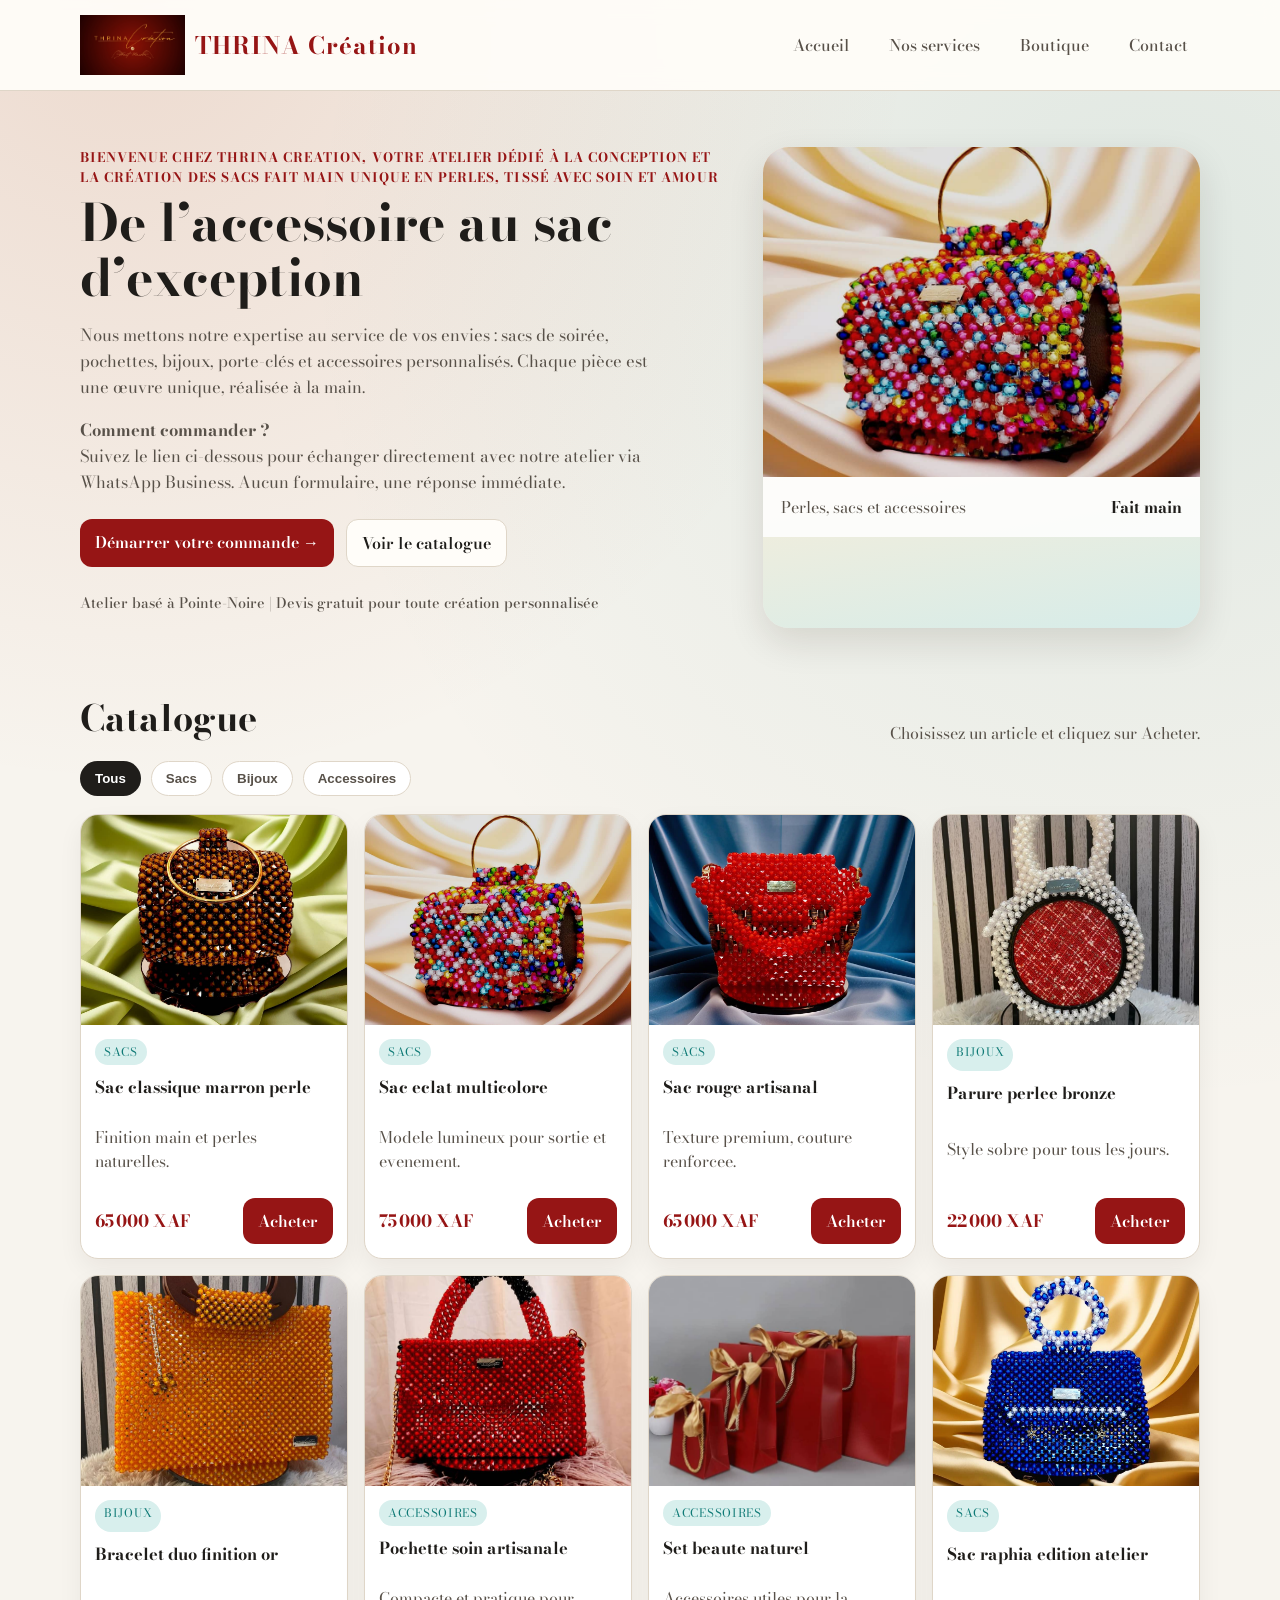
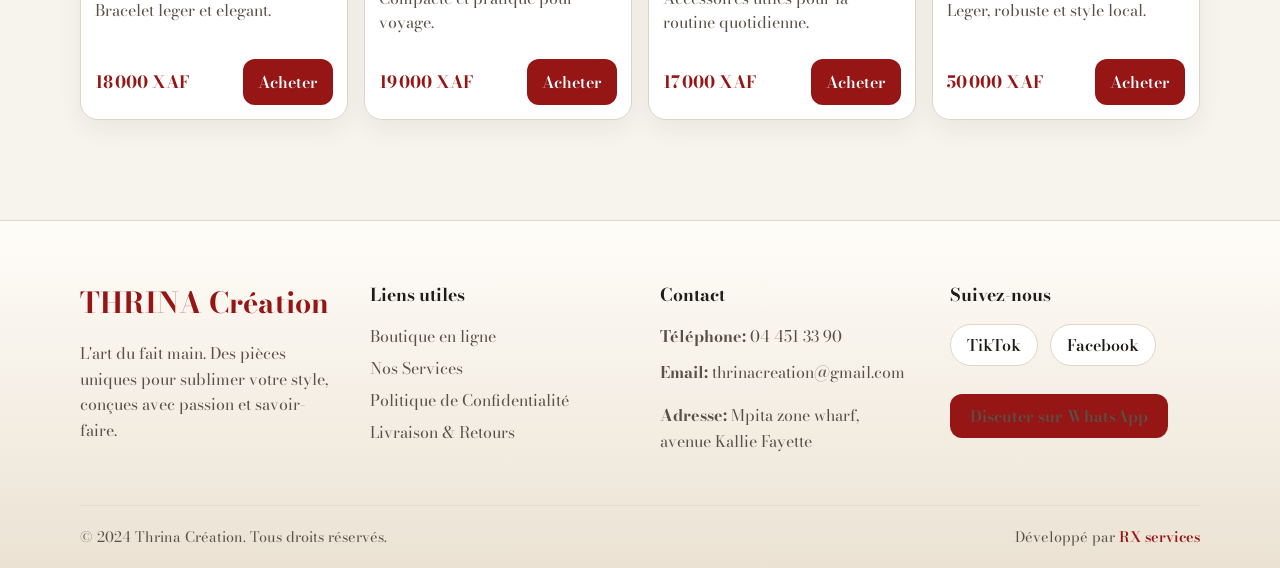
<file: index.html>
<!DOCTYPE html>
<html lang="fr">

<head>
  <meta charset="UTF-8">
  <meta name="viewport" content="width=device-width, initial-scale=1.0">
  <title>THRINA creation | Boutique artisanale</title>
  <meta name="description" content="Articles artisanaux THRINA creation. Achat direct via WhatsApp.">
  <link rel="preconnect" href="https://fonts.googleapis.com">
  <link rel="preconnect" href="https://fonts.gstatic.com" crossorigin>
  <link
    href="https://fonts.googleapis.com/css2?family=Bodoni+Moda:ital,opsz,wght@0,6..96,400..900;1,6..96,400..900&display=swap"
    rel="stylesheet">
  <link rel="stylesheet" href="css/app.css">
</head>

<body>
  <header class="site-header">
    <div class="container header-wrap">
      <a class="brand" href="index.html">
        <img src="images/logo/logo1.jpg" alt="Logo THRINA creation"><span>THRINA Cr&eacute;ation</span>

      </a>

      <button class="menu-toggle" type="button" aria-label="Ouvrir le menu" data-menu-toggle>
        <span></span>
        <span></span>
        <span></span>
      </button>

      <nav class="site-nav" id="siteNav">
        <a href="index.html">Accueil</a>
        <a href="services.html">Nos services</a>
        <a href="#catalogue">Boutique</a>
        <a href="#contact">Contact</a>
      </nav>
    </div>
  </header>

  <main>
    <section class="hero">
      <div class="container hero-grid">
        <div>
          <p class="eyebrow"> Bienvenue chez THRINA creation, votre Atelier dédié à la conception et la création des
            sacs fait main unique en perles, tissé avec soin et amour</p>
          <h1>De l&rsquo;accessoire au sac d&rsquo;exception</h1>
          <div class="hero-copy">
            <p>Nous mettons notre expertise au service de vos envies : sacs de soir&eacute;e, pochettes, bijoux,
              porte-cl&eacute;s et accessoires personnalis&eacute;s. Chaque pi&egrave;ce est une &oelig;uvre unique,
              r&eacute;alis&eacute;e &agrave; la main.</p>
            <p style="margin-top: 15px;"><strong>Comment commander ?</strong><br>
              Suivez le lien ci-dessous pour &eacute;changer directement avec notre atelier via WhatsApp Business. Aucun
              formulaire, une r&eacute;ponse imm&eacute;diate.</p>
          </div>
          <div class="hero-actions">
            <a class="btn btn-primary" href="https://wa.me/242044513390" target="_blank" rel="noopener">D&eacute;marrer
              votre commande &rarr;</a>
            <a class="btn btn-ghost" href="#catalogue">Voir le catalogue</a>
          </div>
          <p style="margin-top: 25px; font-size: 0.9rem; color: var(--ink-soft); font-weight: 500;">
            Atelier bas&eacute; &agrave; Pointe-Noire | Devis gratuit pour toute cr&eacute;ation personnalis&eacute;e
          </p>
        </div>
        <div class="hero-card">
          <img src="images/produit/3.jpg" alt="Article vedette THRINA creation">
          <div class="hero-card-body">
            <p>Perles, sacs et accessoires</p>
            <strong>Fait main</strong>
          </div>
        </div>
      </div>
    </section>

    <section id="catalogue" class="catalogue">
      <div class="container">
        <div class="section-head">
          <h2>Catalogue</h2>
          <p>Choisissez un article et cliquez sur Acheter.</p>
        </div>

        <div class="filters">
          <button class="filter-chip is-active" data-filter="all" type="button">Tous</button>
          <button class="filter-chip" data-filter="sacs" type="button">Sacs</button>
          <button class="filter-chip" data-filter="bijoux" type="button">Bijoux</button>
          <button class="filter-chip" data-filter="accessoires" type="button">Accessoires</button>
        </div>

        <div class="product-grid" data-product-grid></div>
      </div>
    </section>
  </main>

  <footer class="site-footer" id="contact">
    <div class="container">
      <div class="footer-grid">
        <div class="footer-col">
          <h3>THRINA Cr&eacute;ation</h3>
          <p>L'art du fait main. Des pi&egrave;ces uniques pour sublimer votre style, con&ccedil;ues avec passion et
            savoir-faire.</p>
        </div>

        <div class="footer-col">
          <h4>Liens utiles</h4>
          <a href="index.html">Boutique en ligne</a><br>
          <a href="services.html">Nos Services</a><br>
          <a href="politique.html">Politique de Confidentialit&eacute;</a><br>
          <a href="livraison.html">Livraison &amp; Retours</a>
        </div>

        <div class="footer-col">
          <h4>Contact</h4>
          <p><strong>T&eacute;l&eacute;phone:</strong> 04 451 33 90</p>
          <p><strong>Email:</strong> <a href="mailto:thrinacreation@gmail.com">thrinacreation@gmail.com</a></p>
          <p><strong>Adresse:</strong> Mpita zone wharf, avenue Kallie Fayette</p>
        </div>

        <div class="footer-col footer-social">
          <h4>Suivez-nous</h4>
          <div class="social-icons">
            <a href="https://www.tiktok.com/@thrinacreation242" target="_blank" rel="noopener"
              aria-label="TikTok THRINA creation" class="social-link">TikTok</a>
            <a href="https://www.facebook.com/THRINAcreation" target="_blank" rel="noopener"
              aria-label="Facebook THRINA creation" class="social-link">Facebook</a>
          </div>
          <div style="margin-top: 15px;">
            <a href="https://wa.me/242044513390" target="_blank" rel="noopener" class="btn btn-primary"
              style="display:inline-block; padding: 10px 20px;">Discuter sur WhatsApp</a>
          </div>
        </div>
      </div>

      <div class="footer-bottom">
        <p>&copy; 2024 Thrina Cr&eacute;ation. Tous droits r&eacute;serv&eacute;s.</p>
        <p>D&eacute;velopp&eacute; par <a href="https://www.rxservices-cg.com" target="_blank" rel="noopener"
            class="rx-credit">RX services</a></p>
      </div>
    </div>
  </footer>

  <script src="js/store.js" defer></script>
  <script src="js/app.js" defer></script>
</body>

</html>
</file>
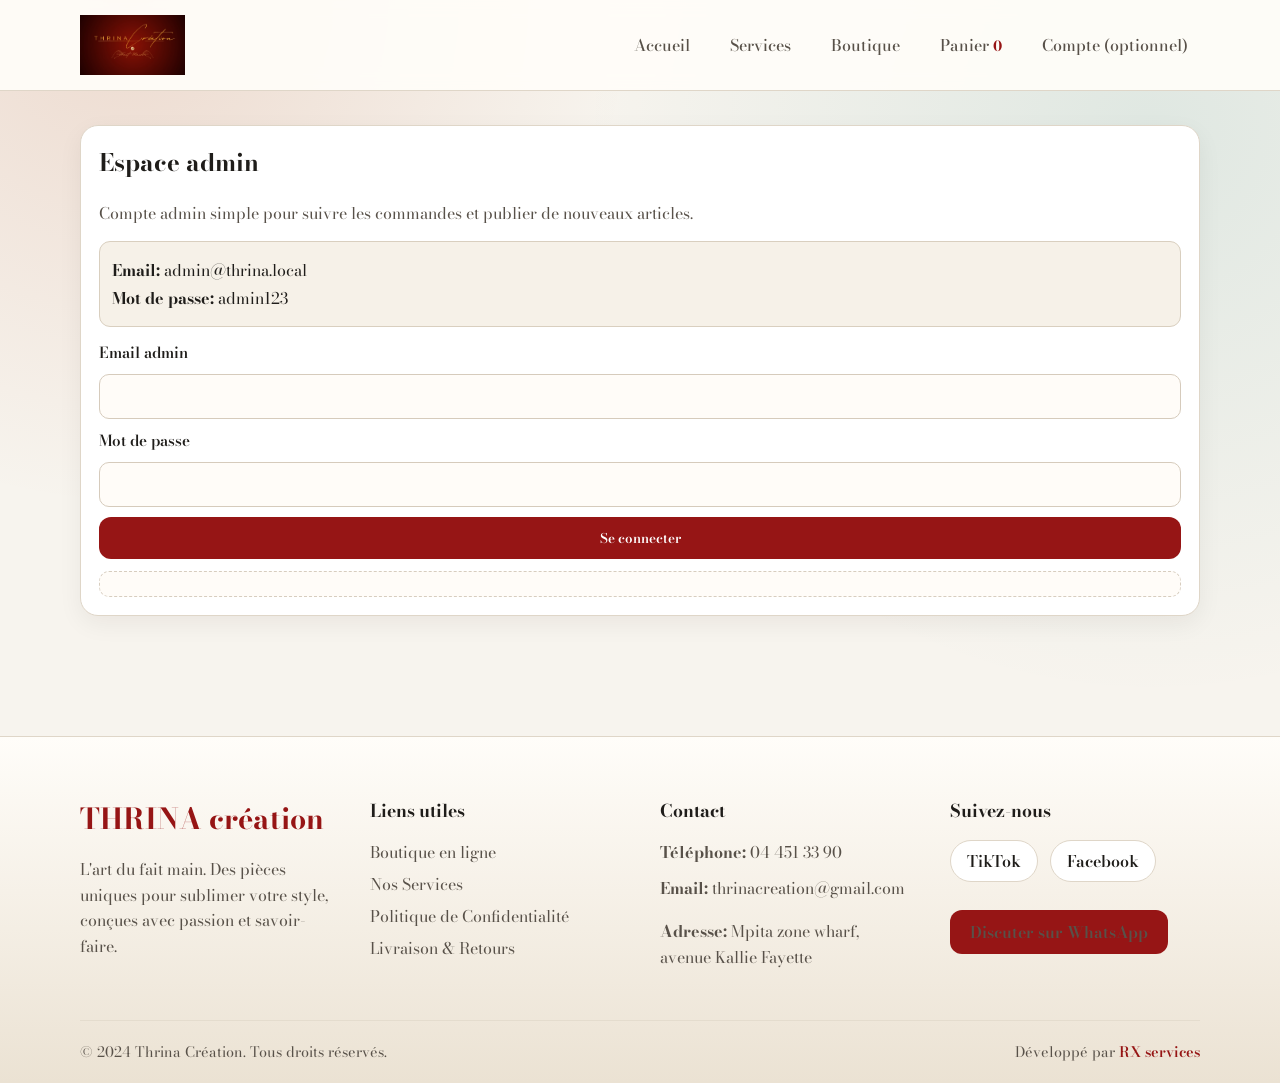
<file: admin.html>
﻿<!DOCTYPE html>
<html lang="fr">
<head>
  <meta charset="UTF-8">
  <meta name="viewport" content="width=device-width, initial-scale=1.0">
  <title>Admin | Thrina Creation</title>
  <link rel="preconnect" href="https://fonts.googleapis.com">
  <link rel="preconnect" href="https://fonts.gstatic.com" crossorigin>
  <link href="https://fonts.googleapis.com/css2?family=Bodoni+Moda:ital,opsz,wght@0,6..96,400..900;1,6..96,400..900&display=swap" rel="stylesheet">
  <link rel="stylesheet" href="css/app.css">
</head>
<body id="adminPage">
  <header class="site-header">
    <div class="container header-wrap">
      <a class="brand" href="index.html">
        <img src="images/logo/logo1.jpg" alt="Logo Thrina Creation">
        
      </a>

      <button class="menu-toggle" type="button" aria-label="Ouvrir le menu" data-menu-toggle>
        <span></span>
        <span></span>
        <span></span>
      </button>

      <nav class="site-nav" id="siteNav">
        <a href="index.html">Accueil</a>
        <a href="services.html">Services</a>
        <a href="index.html#catalogue">Boutique</a>
        <a href="panier.html">Panier <strong data-cart-count>0</strong></a>
        <a href="compte.html">Compte (optionnel)</a>
      </nav>
    </div>
  </header>

  <main class="page-main">
    <div class="container">
      <section class="card-block" id="adminLoginSection">
        <h1>Espace admin</h1>
        <p class="muted">Compte admin simple pour suivre les commandes et publier de nouveaux articles.</p>

        <div class="admin-hint">
          <p><strong>Email:</strong> admin@thrina.local</p>
          <p><strong>Mot de passe:</strong> admin123</p>
        </div>

        <form id="adminLoginForm" class="auth-form">
          <label for="adminEmail">Email admin</label>
          <input type="email" id="adminEmail" name="adminEmail" required>

          <label for="adminPassword">Mot de passe</label>
          <input type="password" id="adminPassword" name="adminPassword" required>

          <button class="btn btn-primary" type="submit">Se connecter</button>
        </form>

        <div id="adminLoginMessage" class="result-box"></div>
      </section>

      <section id="adminDashboard" class="admin-dashboard hidden">
        <div class="section-head">
          <h2>Tableau de bord admin</h2>
          <button class="btn btn-ghost" id="adminLogoutBtn" type="button">Se deconnecter</button>
        </div>

        <div class="admin-grid">
          <article class="card-block">
            <h3>Commandes recues</h3>
            <div class="table-wrap">
              <table class="admin-table">
                <thead>
                  <tr>
                    <th>Ref</th>
                    <th>Date</th>
                    <th>Client</th>
                    <th>Total</th>
                    <th>Paiement</th>
                    <th>Statut</th>
                  </tr>
                </thead>
                <tbody id="ordersBody"></tbody>
              </table>
            </div>
          </article>

          <article class="card-block">
            <h3>Publier un nouvel article</h3>
            <form id="productForm" class="admin-form">
              <label for="productName">Nom de l'article</label>
              <input id="productName" name="productName" type="text" required>

              <label for="productCategory">Categorie</label>
              <select id="productCategory" name="productCategory" required>
                <option value="sacs">Sacs</option>
                <option value="bijoux">Bijoux</option>
                <option value="accessoires">Accessoires</option>
              </select>

              <label for="productPrice">Prix (XAF)</label>
              <input id="productPrice" name="productPrice" type="number" min="1" required>

              <label for="productStock">Stock</label>
              <input id="productStock" name="productStock" type="number" min="0" required>

              <label for="productImage">Image (URL ou chemin)</label>
              <input id="productImage" name="productImage" type="text" placeholder="images/produit/11.jpg" required>

              <label for="productDescription">Description</label>
              <textarea id="productDescription" name="productDescription" rows="3" required></textarea>

              <button class="btn btn-primary" type="submit">Publier</button>
            </form>
            <div id="productMessage" class="result-box"></div>
          </article>
        </div>

        <article class="card-block">
          <h3>Articles publies</h3>
          <div class="table-wrap">
            <table class="admin-table">
              <thead>
                <tr>
                  <th>Nom</th>
                  <th>Categorie</th>
                  <th>Prix</th>
                  <th>Stock</th>
                  <th>Action</th>
                </tr>
              </thead>
              <tbody id="productsBody"></tbody>
            </table>
          </div>
        </article>
      </section>
    </div>
  </main>

    <footer class="site-footer" id="contact">
    <div class="container">
      <div class="footer-grid">
        <div class="footer-col">
          <h3>THRINA cr&eacute;ation</h3>
          <p>L'art du fait main. Des pi&egrave;ces uniques pour sublimer votre style, con&ccedil;ues avec passion et savoir-faire.</p>
        </div>
        
        <div class="footer-col">
          <h4>Liens utiles</h4>
          <a href="index.html">Boutique en ligne</a><br>
          <a href="services.html">Nos Services</a><br>
          <a href="politique.html">Politique de Confidentialit&eacute;</a><br>
          <a href="livraison.html">Livraison &amp; Retours</a>
        </div>
        
        <div class="footer-col">
          <h4>Contact</h4>
          <p><strong>T&eacute;l&eacute;phone:</strong> 04 451 33 90</p>
          <p><strong>Email:</strong> <a href="mailto:thrinacreation@gmail.com">thrinacreation@gmail.com</a></p>
          <p><strong>Adresse:</strong> Mpita zone wharf, avenue Kallie Fayette</p>
        </div>
        
        <div class="footer-col footer-social">
          <h4>Suivez-nous</h4>
          <div class="social-icons">
            <a href="https://www.tiktok.com/@thrinacreation242" target="_blank" rel="noopener" aria-label="TikTok THRINA creation" class="social-link">TikTok</a>
            <a href="https://www.facebook.com/THRINAcreation" target="_blank" rel="noopener" aria-label="Facebook THRINA creation" class="social-link">Facebook</a>
          </div>
          <div style="margin-top: 15px;">
            <a href="https://wa.me/242044513390" target="_blank" rel="noopener" class="btn btn-primary" style="display:inline-block; padding: 10px 20px;">Discuter sur WhatsApp</a>
          </div>
        </div>
      </div>
      
      <div class="footer-bottom">
        <p>&copy; 2024 Thrina Cr&eacute;ation. Tous droits r&eacute;serv&eacute;s.</p>
        <p>D&eacute;velopp&eacute; par <a href="https://www.rxservices-cg.com" target="_blank" rel="noopener" class="rx-credit">RX services</a></p>
      </div>
    </div>
  </footer>

  <script src="js/store.js" defer></script>
  <script src="js/app.js" defer></script>
  <script src="js/admin.js" defer></script>
</body>
</html>
</file>
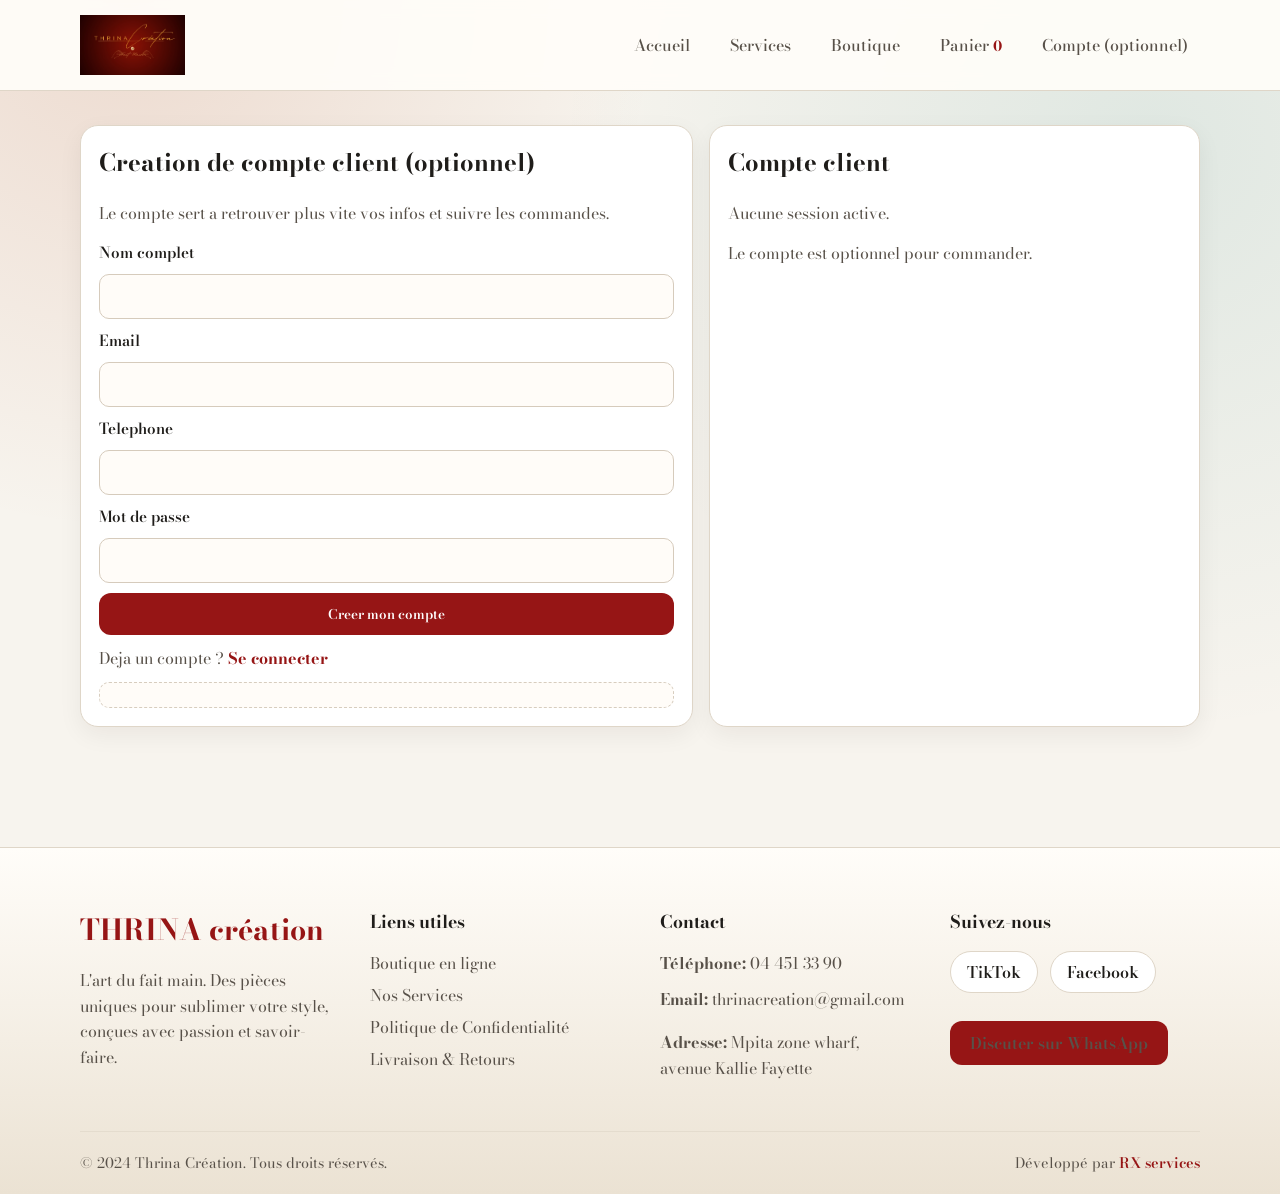
<file: compte.html>
﻿<!DOCTYPE html>
<html lang="fr">
<head>
  <meta charset="UTF-8">
  <meta name="viewport" content="width=device-width, initial-scale=1.0">
  <title>Creation de compte | Thrina Creation</title>
  <link rel="preconnect" href="https://fonts.googleapis.com">
  <link rel="preconnect" href="https://fonts.gstatic.com" crossorigin>
  <link href="https://fonts.googleapis.com/css2?family=Bodoni+Moda:ital,opsz,wght@0,6..96,400..900;1,6..96,400..900&display=swap" rel="stylesheet">
  <link rel="stylesheet" href="css/app.css">
</head>
<body>
  <header class="site-header">
    <div class="container header-wrap">
      <a class="brand" href="index.html">
        <img src="images/logo/logo1.jpg" alt="Logo Thrina Creation">
        
      </a>

      <button class="menu-toggle" type="button" aria-label="Ouvrir le menu" data-menu-toggle>
        <span></span>
        <span></span>
        <span></span>
      </button>

      <nav class="site-nav" id="siteNav">
        <a href="index.html">Accueil</a>
        <a href="services.html">Services</a>
        <a href="index.html#catalogue">Boutique</a>
        <a href="panier.html">Panier <strong data-cart-count>0</strong></a>
        <a href="compte.html">Compte (optionnel)</a>
      </nav>
    </div>
  </header>

  <main class="page-main">
    <div class="container two-col">
      <section class="card-block">
        <h1>Creation de compte client (optionnel)</h1>
        <p class="muted">Le compte sert a retrouver plus vite vos infos et suivre les commandes.</p>
        <form id="registerForm" class="auth-form">
          <label for="registerName">Nom complet</label>
          <input id="registerName" name="registerName" type="text" required>

          <label for="registerEmail">Email</label>
          <input id="registerEmail" name="registerEmail" type="email" required>

          <label for="registerPhone">Telephone</label>
          <input id="registerPhone" name="registerPhone" type="tel" required>

          <label for="registerPassword">Mot de passe</label>
          <input id="registerPassword" name="registerPassword" type="password" minlength="6" required>

          <button class="btn btn-primary" type="submit">Creer mon compte</button>
        </form>

        <p class="helper-link">Deja un compte ? <a href="connexion.html">Se connecter</a></p>
        <div class="result-box" data-auth-message></div>
      </section>

      <aside class="card-block" id="accountPanel"></aside>
    </div>
  </main>

    <footer class="site-footer" id="contact">
    <div class="container">
      <div class="footer-grid">
        <div class="footer-col">
          <h3>THRINA cr&eacute;ation</h3>
          <p>L'art du fait main. Des pi&egrave;ces uniques pour sublimer votre style, con&ccedil;ues avec passion et savoir-faire.</p>
        </div>
        
        <div class="footer-col">
          <h4>Liens utiles</h4>
          <a href="index.html">Boutique en ligne</a><br>
          <a href="services.html">Nos Services</a><br>
          <a href="politique.html">Politique de Confidentialit&eacute;</a><br>
          <a href="livraison.html">Livraison &amp; Retours</a>
        </div>
        
        <div class="footer-col">
          <h4>Contact</h4>
          <p><strong>T&eacute;l&eacute;phone:</strong> 04 451 33 90</p>
          <p><strong>Email:</strong> <a href="mailto:thrinacreation@gmail.com">thrinacreation@gmail.com</a></p>
          <p><strong>Adresse:</strong> Mpita zone wharf, avenue Kallie Fayette</p>
        </div>
        
        <div class="footer-col footer-social">
          <h4>Suivez-nous</h4>
          <div class="social-icons">
            <a href="https://www.tiktok.com/@thrinacreation242" target="_blank" rel="noopener" aria-label="TikTok THRINA creation" class="social-link">TikTok</a>
            <a href="https://www.facebook.com/THRINAcreation" target="_blank" rel="noopener" aria-label="Facebook THRINA creation" class="social-link">Facebook</a>
          </div>
          <div style="margin-top: 15px;">
            <a href="https://wa.me/242044513390" target="_blank" rel="noopener" class="btn btn-primary" style="display:inline-block; padding: 10px 20px;">Discuter sur WhatsApp</a>
          </div>
        </div>
      </div>
      
      <div class="footer-bottom">
        <p>&copy; 2024 Thrina Cr&eacute;ation. Tous droits r&eacute;serv&eacute;s.</p>
        <p>D&eacute;velopp&eacute; par <a href="https://www.rxservices-cg.com" target="_blank" rel="noopener" class="rx-credit">RX services</a></p>
      </div>
    </div>
  </footer>

  <script src="js/store.js" defer></script>
  <script src="js/app.js" defer></script>
  <script src="js/auth.js" defer></script>
</body>
</html>
</file>
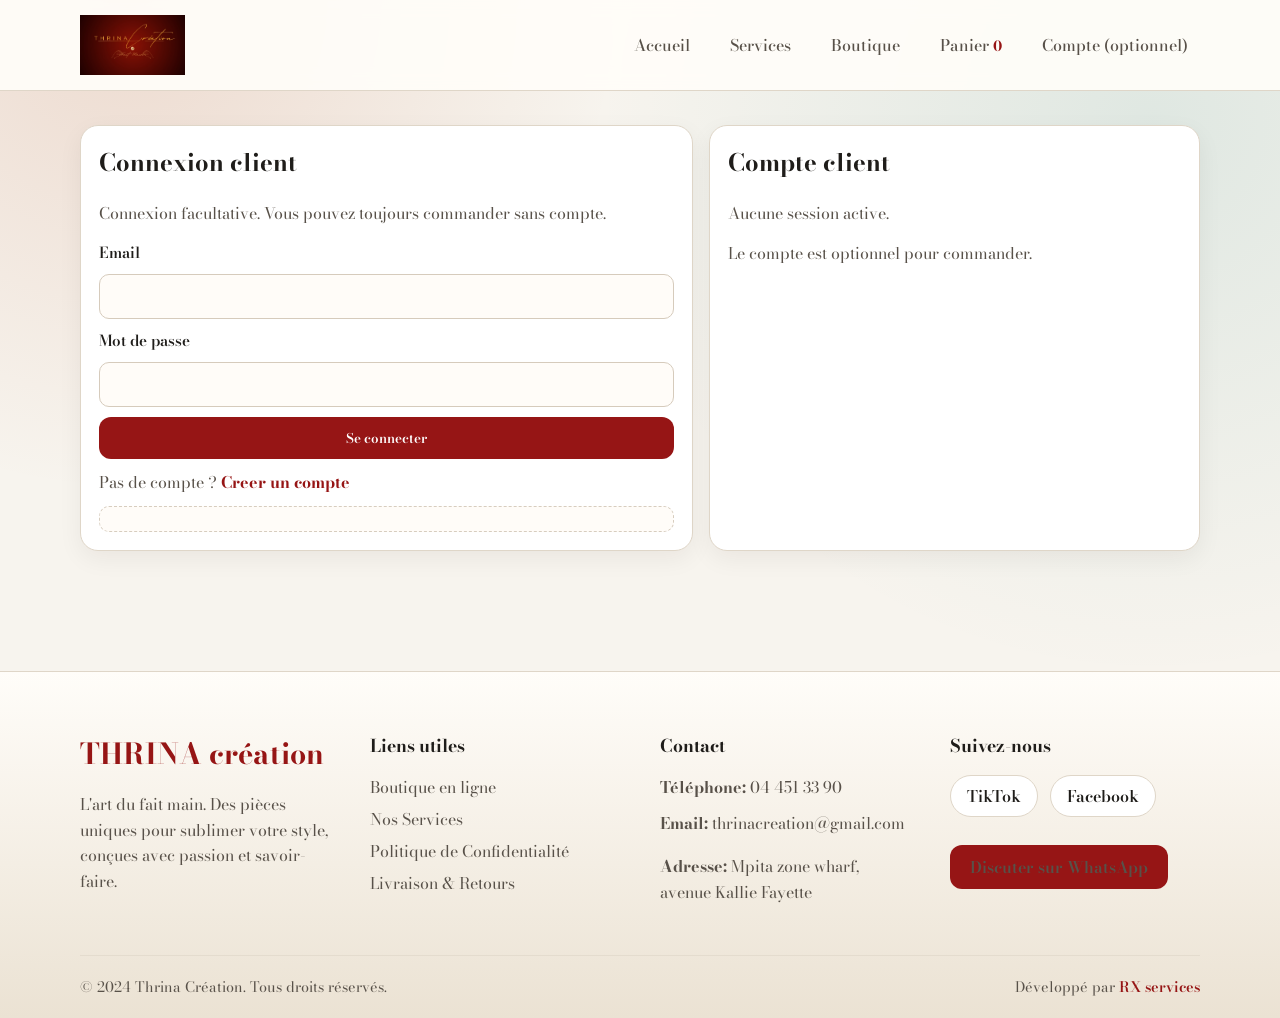
<file: connexion.html>
﻿<!DOCTYPE html>
<html lang="fr">
<head>
  <meta charset="UTF-8">
  <meta name="viewport" content="width=device-width, initial-scale=1.0">
  <title>Connexion client | Thrina Creation</title>
  <link rel="preconnect" href="https://fonts.googleapis.com">
  <link rel="preconnect" href="https://fonts.gstatic.com" crossorigin>
  <link href="https://fonts.googleapis.com/css2?family=Bodoni+Moda:ital,opsz,wght@0,6..96,400..900;1,6..96,400..900&display=swap" rel="stylesheet">
  <link rel="stylesheet" href="css/app.css">
</head>
<body>
  <header class="site-header">
    <div class="container header-wrap">
      <a class="brand" href="index.html">
        <img src="images/logo/logo1.jpg" alt="Logo Thrina Creation">
        
      </a>

      <button class="menu-toggle" type="button" aria-label="Ouvrir le menu" data-menu-toggle>
        <span></span>
        <span></span>
        <span></span>
      </button>

      <nav class="site-nav" id="siteNav">
        <a href="index.html">Accueil</a>
        <a href="services.html">Services</a>
        <a href="index.html#catalogue">Boutique</a>
        <a href="panier.html">Panier <strong data-cart-count>0</strong></a>
        <a href="compte.html">Compte (optionnel)</a>
      </nav>
    </div>
  </header>

  <main class="page-main">
    <div class="container two-col">
      <section class="card-block">
        <h1>Connexion client</h1>
        <p class="muted">Connexion facultative. Vous pouvez toujours commander sans compte.</p>

        <form id="loginForm" class="auth-form">
          <label for="loginEmail">Email</label>
          <input id="loginEmail" name="loginEmail" type="email" required>

          <label for="loginPassword">Mot de passe</label>
          <input id="loginPassword" name="loginPassword" type="password" minlength="6" required>

          <button class="btn btn-primary" type="submit">Se connecter</button>
        </form>

        <p class="helper-link">Pas de compte ? <a href="compte.html">Creer un compte</a></p>
        <div class="result-box" data-auth-message></div>
      </section>

      <aside class="card-block" id="accountPanel"></aside>
    </div>
  </main>

    <footer class="site-footer" id="contact">
    <div class="container">
      <div class="footer-grid">
        <div class="footer-col">
          <h3>THRINA cr&eacute;ation</h3>
          <p>L'art du fait main. Des pi&egrave;ces uniques pour sublimer votre style, con&ccedil;ues avec passion et savoir-faire.</p>
        </div>
        
        <div class="footer-col">
          <h4>Liens utiles</h4>
          <a href="index.html">Boutique en ligne</a><br>
          <a href="services.html">Nos Services</a><br>
          <a href="politique.html">Politique de Confidentialit&eacute;</a><br>
          <a href="livraison.html">Livraison &amp; Retours</a>
        </div>
        
        <div class="footer-col">
          <h4>Contact</h4>
          <p><strong>T&eacute;l&eacute;phone:</strong> 04 451 33 90</p>
          <p><strong>Email:</strong> <a href="mailto:thrinacreation@gmail.com">thrinacreation@gmail.com</a></p>
          <p><strong>Adresse:</strong> Mpita zone wharf, avenue Kallie Fayette</p>
        </div>
        
        <div class="footer-col footer-social">
          <h4>Suivez-nous</h4>
          <div class="social-icons">
            <a href="https://www.tiktok.com/@thrinacreation242" target="_blank" rel="noopener" aria-label="TikTok THRINA creation" class="social-link">TikTok</a>
            <a href="https://www.facebook.com/THRINAcreation" target="_blank" rel="noopener" aria-label="Facebook THRINA creation" class="social-link">Facebook</a>
          </div>
          <div style="margin-top: 15px;">
            <a href="https://wa.me/242044513390" target="_blank" rel="noopener" class="btn btn-primary" style="display:inline-block; padding: 10px 20px;">Discuter sur WhatsApp</a>
          </div>
        </div>
      </div>
      
      <div class="footer-bottom">
        <p>&copy; 2024 Thrina Cr&eacute;ation. Tous droits r&eacute;serv&eacute;s.</p>
        <p>D&eacute;velopp&eacute; par <a href="https://www.rxservices-cg.com" target="_blank" rel="noopener" class="rx-credit">RX services</a></p>
      </div>
    </div>
  </footer>

  <script src="js/store.js" defer></script>
  <script src="js/app.js" defer></script>
  <script src="js/auth.js" defer></script>
</body>
</html>
</file>
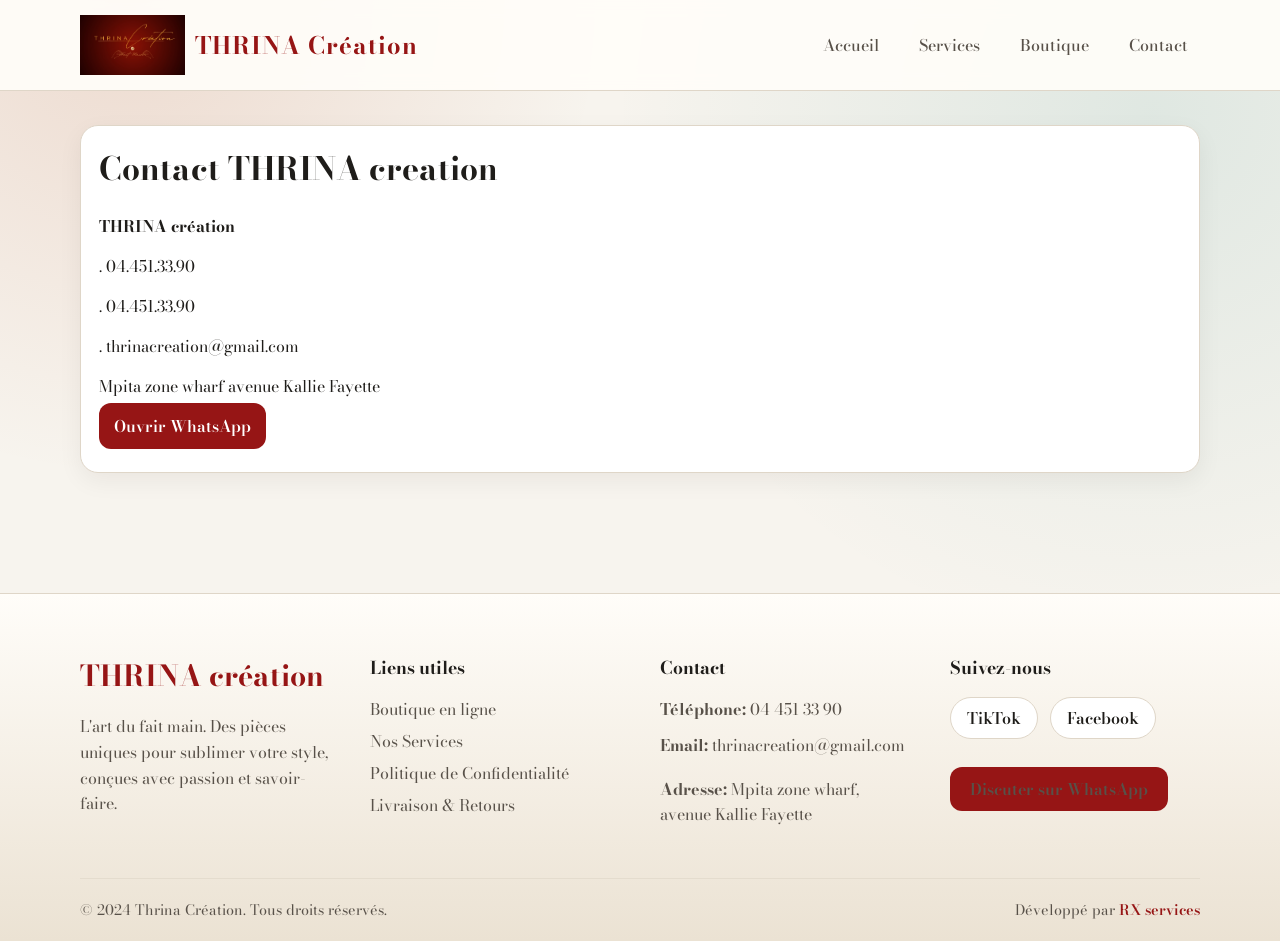
<file: contact.html>
﻿<!DOCTYPE html>
<html lang="fr">
<head>
  <meta charset="UTF-8">
  <meta name="viewport" content="width=device-width, initial-scale=1.0">
  <title>Contact | THRINA creation</title>
  <link rel="preconnect" href="https://fonts.googleapis.com">
  <link rel="preconnect" href="https://fonts.gstatic.com" crossorigin>
  <link href="https://fonts.googleapis.com/css2?family=Bodoni+Moda:ital,opsz,wght@0,6..96,400..900;1,6..96,400..900&display=swap" rel="stylesheet">
  <link rel="stylesheet" href="css/app.css">
</head>
<body>
  <header class="site-header">
    <div class="container header-wrap">
      <a class="brand" href="index.html"><img src="images/logo/logo1.jpg" alt="Logo THRINA creation"><span>THRINA Cr&eacute;ation</span></a>
      <button class="menu-toggle" type="button" aria-label="Ouvrir le menu" data-menu-toggle><span></span><span></span><span></span></button>
      <nav class="site-nav" id="siteNav">
        <a href="index.html">Accueil</a>
        <a href="services.html">Services</a>
        <a href="index.html#catalogue">Boutique</a>
        <a href="index.html#contact">Contact</a>
      </nav>
    </div>
  </header>

  <main class="page-main">
    <div class="container card-block">
      <h1>Contact THRINA creation</h1>
      <div class="coordonnees">
        <p><strong>THRINA cr&eacute;ation</strong></p>
        <p>. 04.451.33.90</p>
        <p>. 04.451.33.90</p>
        <p>. <a href="mailto:thrinacreation@gmail.com">thrinacreation@gmail.com</a></p>
        <p>Mpita zone wharf avenue Kallie Fayette</p>
      </div>
      <p><a class="btn btn-primary" href="https://wa.me/242044513390" target="_blank" rel="noopener">Ouvrir WhatsApp</a></p>
    </div>
  </main>

      <footer class="site-footer" id="contact">
    <div class="container">
      <div class="footer-grid">
        <div class="footer-col">
          <h3>THRINA cr&eacute;ation</h3>
          <p>L'art du fait main. Des pi&egrave;ces uniques pour sublimer votre style, con&ccedil;ues avec passion et savoir-faire.</p>
        </div>
        
        <div class="footer-col">
          <h4>Liens utiles</h4>
          <a href="index.html">Boutique en ligne</a><br>
          <a href="services.html">Nos Services</a><br>
          <a href="politique.html">Politique de Confidentialit&eacute;</a><br>
          <a href="livraison.html">Livraison &amp; Retours</a>
        </div>
        
        <div class="footer-col">
          <h4>Contact</h4>
          <p><strong>T&eacute;l&eacute;phone:</strong> 04 451 33 90</p>
          <p><strong>Email:</strong> <a href="mailto:thrinacreation@gmail.com">thrinacreation@gmail.com</a></p>
          <p><strong>Adresse:</strong> Mpita zone wharf, avenue Kallie Fayette</p>
        </div>
        
        <div class="footer-col footer-social">
          <h4>Suivez-nous</h4>
          <div class="social-icons">
            <a href="https://www.tiktok.com/@thrinacreation242" target="_blank" rel="noopener" aria-label="TikTok THRINA creation" class="social-link">TikTok</a>
            <a href="https://www.facebook.com/THRINAcreation" target="_blank" rel="noopener" aria-label="Facebook THRINA creation" class="social-link">Facebook</a>
          </div>
          <div style="margin-top: 15px;">
            <a href="https://wa.me/242044513390" target="_blank" rel="noopener" class="btn btn-primary" style="display:inline-block; padding: 10px 20px;">Discuter sur WhatsApp</a>
          </div>
        </div>
      </div>
      
      <div class="footer-bottom">
        <p>&copy; 2024 Thrina Cr&eacute;ation. Tous droits r&eacute;serv&eacute;s.</p>
        <p>D&eacute;velopp&eacute; par <a href="https://www.rxservices-cg.com" target="_blank" rel="noopener" class="rx-credit">RX services</a></p>
      </div>
    </div>
  </footer>

  <script src="js/store.js" defer></script>
  <script src="js/app.js" defer></script>
</body>
</html>
</file>
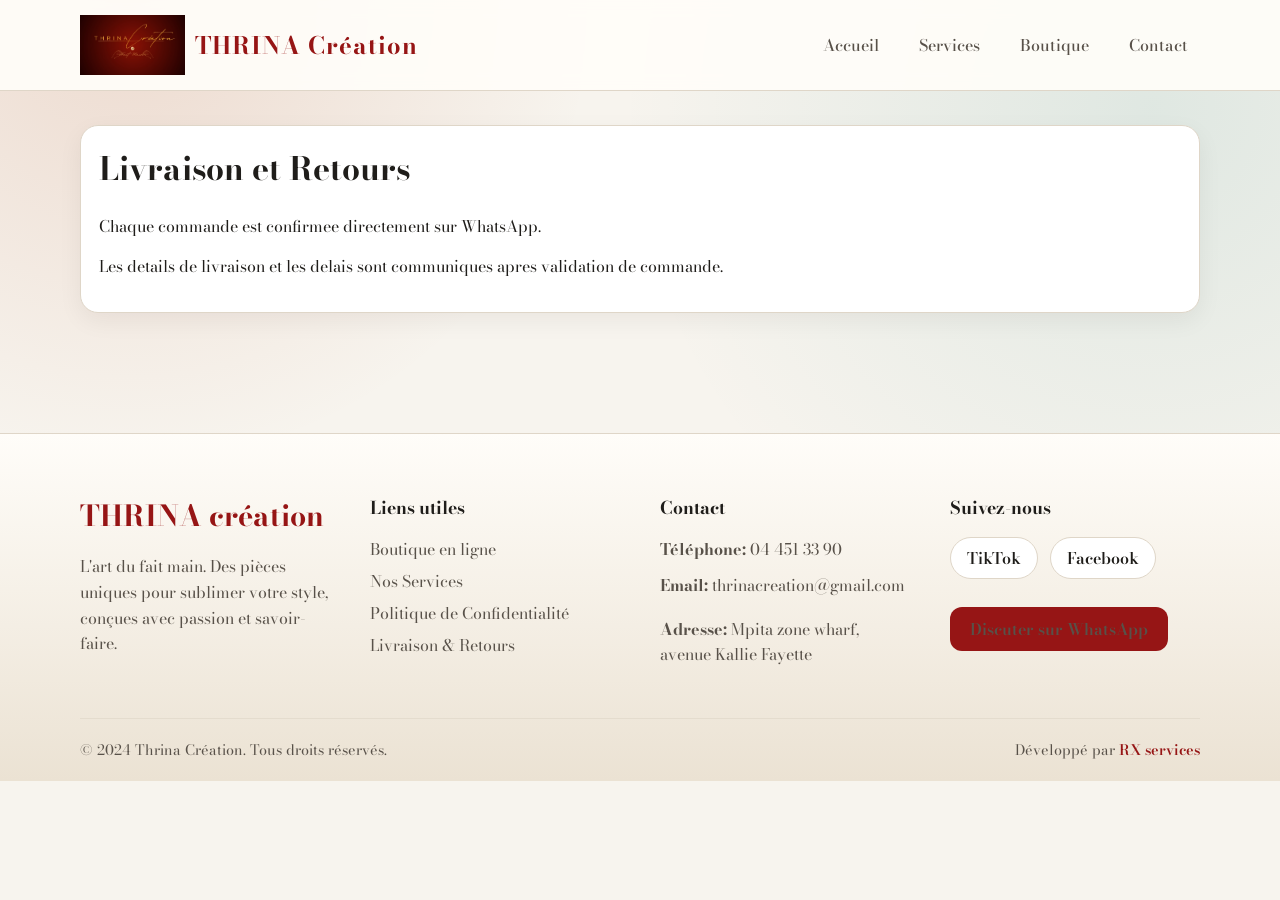
<file: livraison.html>
﻿<!DOCTYPE html>
<html lang="fr">
<head>
  <meta charset="UTF-8">
  <meta name="viewport" content="width=device-width, initial-scale=1.0">
  <title>Livraison et Retours | THRINA creation</title>
  <link rel="preconnect" href="https://fonts.googleapis.com">
  <link rel="preconnect" href="https://fonts.gstatic.com" crossorigin>
  <link href="https://fonts.googleapis.com/css2?family=Bodoni+Moda:ital,opsz,wght@0,6..96,400..900;1,6..96,400..900&display=swap" rel="stylesheet">
  <link rel="stylesheet" href="css/app.css">
</head>
<body>
  <header class="site-header">
    <div class="container header-wrap">
      <a class="brand" href="index.html"><img src="images/logo/logo1.jpg" alt="Logo THRINA creation"><span>THRINA Cr&eacute;ation</span></a>
      <button class="menu-toggle" type="button" aria-label="Ouvrir le menu" data-menu-toggle><span></span><span></span><span></span></button>
      <nav class="site-nav" id="siteNav">
        <a href="index.html">Accueil</a>
        <a href="services.html">Services</a>
        <a href="index.html#catalogue">Boutique</a>
        <a href="index.html#contact">Contact</a>
      </nav>
    </div>
  </header>

  <main class="page-main">
    <div class="container card-block">
      <h1>Livraison et Retours</h1>
      <p>Chaque commande est confirmee directement sur WhatsApp.</p>
      <p>Les details de livraison et les delais sont communiques apres validation de commande.</p>
    </div>
  </main>

      <footer class="site-footer" id="contact">
    <div class="container">
      <div class="footer-grid">
        <div class="footer-col">
          <h3>THRINA cr&eacute;ation</h3>
          <p>L'art du fait main. Des pi&egrave;ces uniques pour sublimer votre style, con&ccedil;ues avec passion et savoir-faire.</p>
        </div>
        
        <div class="footer-col">
          <h4>Liens utiles</h4>
          <a href="index.html">Boutique en ligne</a><br>
          <a href="services.html">Nos Services</a><br>
          <a href="politique.html">Politique de Confidentialit&eacute;</a><br>
          <a href="livraison.html">Livraison &amp; Retours</a>
        </div>
        
        <div class="footer-col">
          <h4>Contact</h4>
          <p><strong>T&eacute;l&eacute;phone:</strong> 04 451 33 90</p>
          <p><strong>Email:</strong> <a href="mailto:thrinacreation@gmail.com">thrinacreation@gmail.com</a></p>
          <p><strong>Adresse:</strong> Mpita zone wharf, avenue Kallie Fayette</p>
        </div>
        
        <div class="footer-col footer-social">
          <h4>Suivez-nous</h4>
          <div class="social-icons">
            <a href="https://www.tiktok.com/@thrinacreation242" target="_blank" rel="noopener" aria-label="TikTok THRINA creation" class="social-link">TikTok</a>
            <a href="https://www.facebook.com/THRINAcreation" target="_blank" rel="noopener" aria-label="Facebook THRINA creation" class="social-link">Facebook</a>
          </div>
          <div style="margin-top: 15px;">
            <a href="https://wa.me/242044513390" target="_blank" rel="noopener" class="btn btn-primary" style="display:inline-block; padding: 10px 20px;">Discuter sur WhatsApp</a>
          </div>
        </div>
      </div>
      
      <div class="footer-bottom">
        <p>&copy; 2024 Thrina Cr&eacute;ation. Tous droits r&eacute;serv&eacute;s.</p>
        <p>D&eacute;velopp&eacute; par <a href="https://www.rxservices-cg.com" target="_blank" rel="noopener" class="rx-credit">RX services</a></p>
      </div>
    </div>
  </footer>

  <script src="js/store.js" defer></script>
  <script src="js/app.js" defer></script>
</body>
</html>
</file>
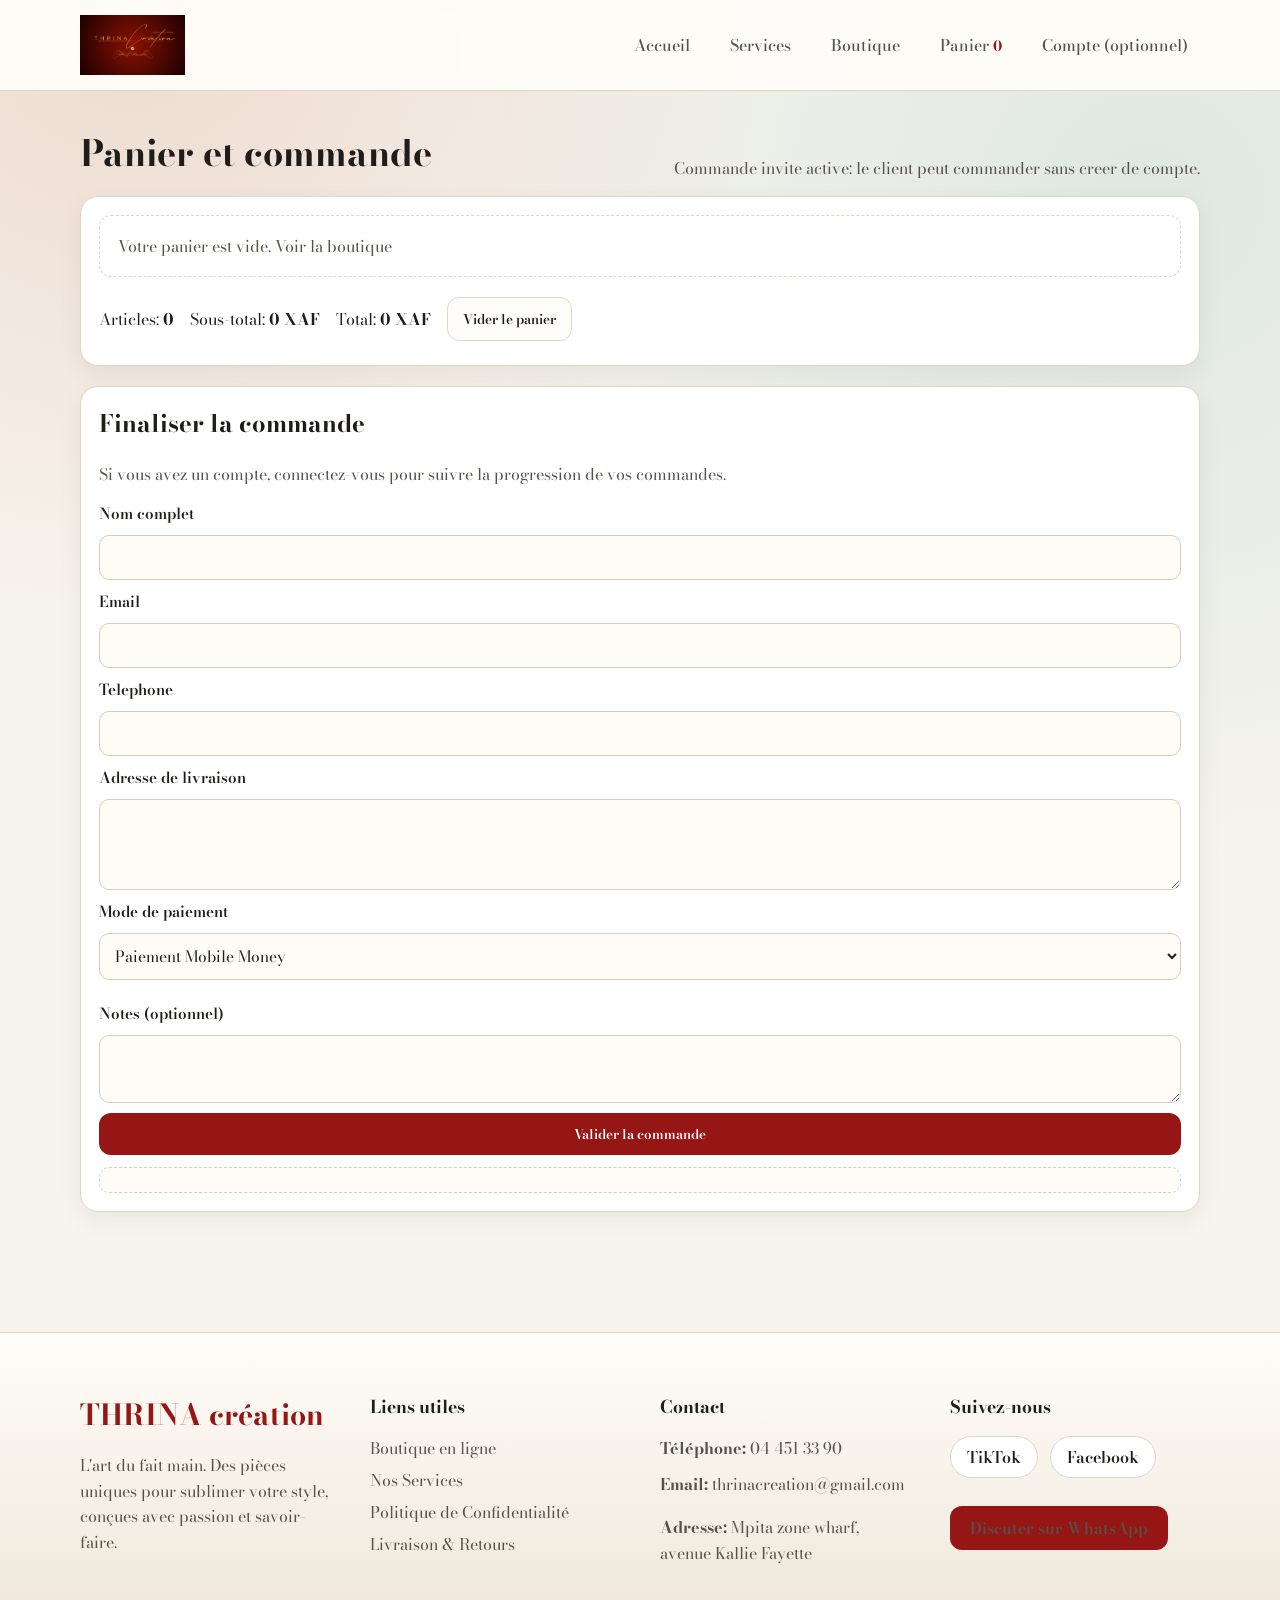
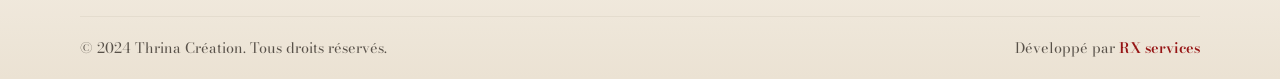
<file: panier.html>
﻿<!DOCTYPE html>
<html lang="fr">
<head>
  <meta charset="UTF-8">
  <meta name="viewport" content="width=device-width, initial-scale=1.0">
  <title>Panier | Thrina Creation</title>
  <link rel="preconnect" href="https://fonts.googleapis.com">
  <link rel="preconnect" href="https://fonts.gstatic.com" crossorigin>
  <link href="https://fonts.googleapis.com/css2?family=Bodoni+Moda:ital,opsz,wght@0,6..96,400..900;1,6..96,400..900&display=swap" rel="stylesheet">
  <link rel="stylesheet" href="css/app.css">
</head>
<body>
  <header class="site-header">
    <div class="container header-wrap">
      <a class="brand" href="index.html">
        <img src="images/logo/logo1.jpg" alt="Logo Thrina Creation">
        
      </a>

      <button class="menu-toggle" type="button" aria-label="Ouvrir le menu" data-menu-toggle>
        <span></span>
        <span></span>
        <span></span>
      </button>

      <nav class="site-nav" id="siteNav">
        <a href="index.html">Accueil</a>
        <a href="services.html">Services</a>
        <a href="index.html#catalogue">Boutique</a>
        <a href="panier.html">Panier <strong data-cart-count>0</strong></a>
        <a href="compte.html">Compte (optionnel)</a>
      </nav>
    </div>
  </header>

  <main class="page-main">
    <div class="container">
      <div class="section-head">
        <h1>Panier et commande</h1>
        <p>Commande invite active: le client peut commander sans creer de compte.</p>
      </div>

      <section class="card-block">
        <div class="cart-list" id="cartItems"></div>
        <div class="cart-summary">
          <p>Articles: <strong id="cartCountSummary">0</strong></p>
          <p>Sous-total: <strong id="cartSubTotal">0 XAF</strong></p>
          <p>Total: <strong id="cartTotal">0 XAF</strong></p>
          <button class="btn btn-ghost" type="button" id="clearCartBtn">Vider le panier</button>
        </div>
      </section>

      <section class="card-block">
        <h2>Finaliser la commande</h2>
        <p class="muted">Si vous avez un compte, connectez-vous pour suivre la progression de vos commandes.</p>

        <form class="checkout-form" id="checkoutForm">
          <label for="fullName">Nom complet</label>
          <input type="text" id="fullName" name="fullName" required>

          <label for="email">Email</label>
          <input type="email" id="email" name="email" required>

          <label for="phone">Telephone</label>
          <input type="tel" id="phone" name="phone" required>

          <label for="address">Adresse de livraison</label>
          <textarea id="address" name="address" rows="3" required></textarea>

          <label for="paymentMethod">Mode de paiement</label>
          <select id="paymentMethod" name="paymentMethod" required>
            <option value="mobile_money">Paiement Mobile Money</option>
            <option value="carte">Paiement par carte</option>
            <option value="livraison">Paiement a la livraison</option>
          </select>

          <div id="paymentExtraFields" class="payment-extra"></div>

          <label for="notes">Notes (optionnel)</label>
          <textarea id="notes" name="notes" rows="2"></textarea>

          <button class="btn btn-primary" type="submit">Valider la commande</button>
        </form>
        <div id="orderResult" class="result-box"></div>
      </section>
    </div>
  </main>

    <footer class="site-footer" id="contact">
    <div class="container">
      <div class="footer-grid">
        <div class="footer-col">
          <h3>THRINA cr&eacute;ation</h3>
          <p>L'art du fait main. Des pi&egrave;ces uniques pour sublimer votre style, con&ccedil;ues avec passion et savoir-faire.</p>
        </div>
        
        <div class="footer-col">
          <h4>Liens utiles</h4>
          <a href="index.html">Boutique en ligne</a><br>
          <a href="services.html">Nos Services</a><br>
          <a href="politique.html">Politique de Confidentialit&eacute;</a><br>
          <a href="livraison.html">Livraison &amp; Retours</a>
        </div>
        
        <div class="footer-col">
          <h4>Contact</h4>
          <p><strong>T&eacute;l&eacute;phone:</strong> 04 451 33 90</p>
          <p><strong>Email:</strong> <a href="mailto:thrinacreation@gmail.com">thrinacreation@gmail.com</a></p>
          <p><strong>Adresse:</strong> Mpita zone wharf, avenue Kallie Fayette</p>
        </div>
        
        <div class="footer-col footer-social">
          <h4>Suivez-nous</h4>
          <div class="social-icons">
            <a href="https://www.tiktok.com/@thrinacreation242" target="_blank" rel="noopener" aria-label="TikTok THRINA creation" class="social-link">TikTok</a>
            <a href="https://www.facebook.com/THRINAcreation" target="_blank" rel="noopener" aria-label="Facebook THRINA creation" class="social-link">Facebook</a>
          </div>
          <div style="margin-top: 15px;">
            <a href="https://wa.me/242044513390" target="_blank" rel="noopener" class="btn btn-primary" style="display:inline-block; padding: 10px 20px;">Discuter sur WhatsApp</a>
          </div>
        </div>
      </div>
      
      <div class="footer-bottom">
        <p>&copy; 2024 Thrina Cr&eacute;ation. Tous droits r&eacute;serv&eacute;s.</p>
        <p>D&eacute;velopp&eacute; par <a href="https://www.rxservices-cg.com" target="_blank" rel="noopener" class="rx-credit">RX services</a></p>
      </div>
    </div>
  </footer>

  <script src="js/store.js" defer></script>
  <script src="js/app.js" defer></script>
  <script src="js/cart.js" defer></script>
</body>
</html>
</file>
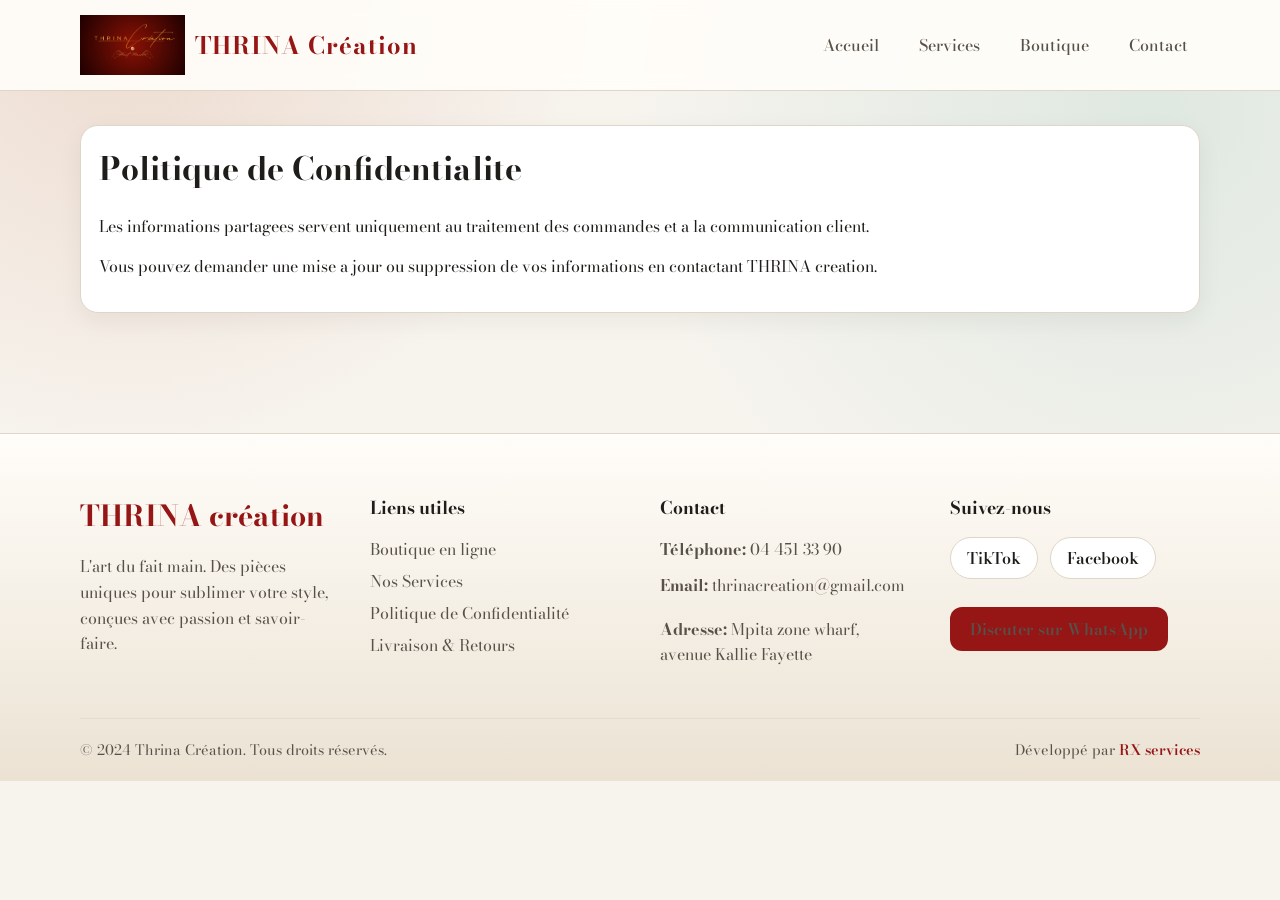
<file: politique.html>
﻿<!DOCTYPE html>
<html lang="fr">
<head>
  <meta charset="UTF-8">
  <meta name="viewport" content="width=device-width, initial-scale=1.0">
  <title>Politique de Confidentialite | THRINA creation</title>
  <link rel="preconnect" href="https://fonts.googleapis.com">
  <link rel="preconnect" href="https://fonts.gstatic.com" crossorigin>
  <link href="https://fonts.googleapis.com/css2?family=Bodoni+Moda:ital,opsz,wght@0,6..96,400..900;1,6..96,400..900&display=swap" rel="stylesheet">
  <link rel="stylesheet" href="css/app.css">
</head>
<body>
  <header class="site-header">
    <div class="container header-wrap">
      <a class="brand" href="index.html"><img src="images/logo/logo1.jpg" alt="Logo THRINA creation"><span>THRINA Cr&eacute;ation</span></a>
      <button class="menu-toggle" type="button" aria-label="Ouvrir le menu" data-menu-toggle><span></span><span></span><span></span></button>
      <nav class="site-nav" id="siteNav">
        <a href="index.html">Accueil</a>
        <a href="services.html">Services</a>
        <a href="index.html#catalogue">Boutique</a>
        <a href="index.html#contact">Contact</a>
      </nav>
    </div>
  </header>

  <main class="page-main">
    <div class="container card-block">
      <h1>Politique de Confidentialite</h1>
      <p>Les informations partagees servent uniquement au traitement des commandes et a la communication client.</p>
      <p>Vous pouvez demander une mise a jour ou suppression de vos informations en contactant THRINA creation.</p>
    </div>
  </main>

      <footer class="site-footer" id="contact">
    <div class="container">
      <div class="footer-grid">
        <div class="footer-col">
          <h3>THRINA cr&eacute;ation</h3>
          <p>L'art du fait main. Des pi&egrave;ces uniques pour sublimer votre style, con&ccedil;ues avec passion et savoir-faire.</p>
        </div>
        
        <div class="footer-col">
          <h4>Liens utiles</h4>
          <a href="index.html">Boutique en ligne</a><br>
          <a href="services.html">Nos Services</a><br>
          <a href="politique.html">Politique de Confidentialit&eacute;</a><br>
          <a href="livraison.html">Livraison &amp; Retours</a>
        </div>
        
        <div class="footer-col">
          <h4>Contact</h4>
          <p><strong>T&eacute;l&eacute;phone:</strong> 04 451 33 90</p>
          <p><strong>Email:</strong> <a href="mailto:thrinacreation@gmail.com">thrinacreation@gmail.com</a></p>
          <p><strong>Adresse:</strong> Mpita zone wharf, avenue Kallie Fayette</p>
        </div>
        
        <div class="footer-col footer-social">
          <h4>Suivez-nous</h4>
          <div class="social-icons">
            <a href="https://www.tiktok.com/@thrinacreation242" target="_blank" rel="noopener" aria-label="TikTok THRINA creation" class="social-link">TikTok</a>
            <a href="https://www.facebook.com/THRINAcreation" target="_blank" rel="noopener" aria-label="Facebook THRINA creation" class="social-link">Facebook</a>
          </div>
          <div style="margin-top: 15px;">
            <a href="https://wa.me/242044513390" target="_blank" rel="noopener" class="btn btn-primary" style="display:inline-block; padding: 10px 20px;">Discuter sur WhatsApp</a>
          </div>
        </div>
      </div>
      
      <div class="footer-bottom">
        <p>&copy; 2024 Thrina Cr&eacute;ation. Tous droits r&eacute;serv&eacute;s.</p>
        <p>D&eacute;velopp&eacute; par <a href="https://www.rxservices-cg.com" target="_blank" rel="noopener" class="rx-credit">RX services</a></p>
      </div>
    </div>
  </footer>

  <script src="js/store.js" defer></script>
  <script src="js/app.js" defer></script>
</body>
</html>
</file>
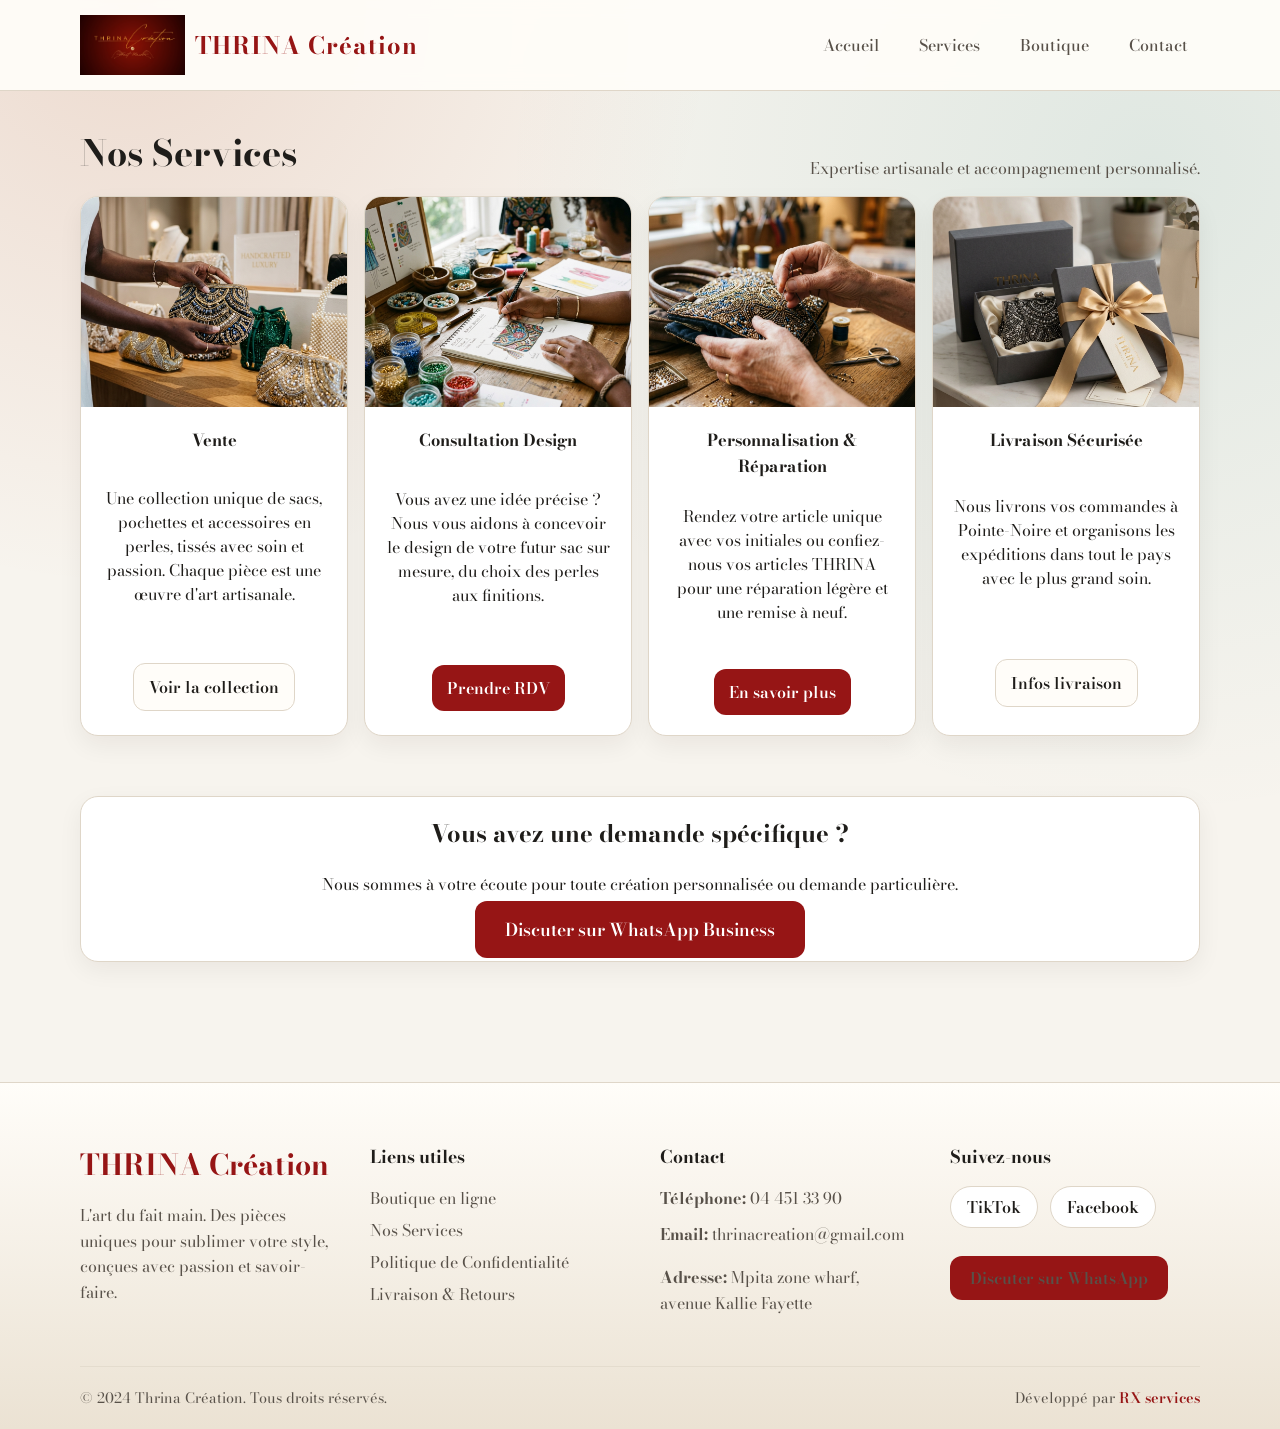
<file: services.html>
<!DOCTYPE html>
<html lang="fr">

<head>
  <meta charset="UTF-8">
  <meta name="viewport" content="width=device-width, initial-scale=1.0">
  <title>Nos Services | THRINA Cr&eacute;ation</title>
  <meta name="description"
    content="Découvrez les services de THRINA Création : vente, sur-mesure, personnalisation et livraison.">
  <link rel="preconnect" href="https://fonts.googleapis.com">
  <link rel="preconnect" href="https://fonts.gstatic.com" crossorigin>
  <link
    href="https://fonts.googleapis.com/css2?family=Bodoni+Moda:ital,opsz,wght@0,6..96,400..900;1,6..96,400..900&display=swap"
    rel="stylesheet">
  <link rel="stylesheet" href="css/app.css">
</head>

<body>
  <header class="site-header">
    <div class="container header-wrap">
      <a class="brand" href="index.html">
        <img src="images/logo/logo1.jpg" alt="Logo THRINA creation"><span>THRINA Cr&eacute;ation</span>
      </a>

      <button class="menu-toggle" type="button" aria-label="Ouvrir le menu" data-menu-toggle>
        <span></span>
        <span></span>
        <span></span>
      </button>

      <nav class="site-nav" id="siteNav">
        <a href="index.html">Accueil</a>
        <a href="services.html" class="is-active">Services</a>
        <a href="index.html#catalogue">Boutique</a>
        <a href="#contact">Contact</a>
      </nav>
    </div>
  </header>

  <main class="page-main">
    <div class="container">
      <div class="section-head">
        <h1>Nos Services</h1>
        <p>Expertise artisanale et accompagnement personnalis&eacute;.</p>
      </div>

      <div class="product-grid services-grid">
        <!-- Service 1 -->
        <article class="product-card">
          <figure><img src="images/service_vente.png" alt="Vente de cr&eacute;ations"></figure>
          <div class="product-body" style="padding: 20px; text-align: center;">
            <h3>Vente</h3>
            <p>Une collection unique de sacs, pochettes et accessoires en perles, tiss&eacute;s avec soin et passion.
              Chaque pi&egrave;ce est une &oelig;uvre d'art artisanale.</p>
            <div class="product-meta" style="justify-content: center; margin-top: 20px;">
              <a href="index.html#catalogue" class="btn btn-ghost">Voir la collection</a>
            </div>
          </div>
        </article>

        <!-- Service 2 -->
        <article class="product-card">
          <figure><img src="images/service_consultation.png" alt="Consultation design"></figure>
          <div class="product-body" style="padding: 20px; text-align: center;">
            <h3>Consultation Design</h3>
            <p>Vous avez une id&eacute;e pr&eacute;cise ? Nous vous aidons &agrave; concevoir le design de votre futur
              sac sur mesure, du choix des perles aux finitions.</p>
            <div class="product-meta" style="justify-content: center; margin-top: 20px;">
              <a href="https://wa.me/242044513390" target="_blank" rel="noopener" class="btn btn-primary">Prendre
                RDV</a>
            </div>
          </div>
        </article>

        <!-- Service 3 -->
        <article class="product-card">
          <figure><img src="images/service_reparation.png" alt="Personnalisation et r&eacute;paration"></figure>
          <div class="product-body" style="padding: 20px; text-align: center;">
            <h3>Personnalisation & R&eacute;paration</h3>
            <p>Rendez votre article unique avec vos initiales ou confiez-nous vos articles THRINA pour une
              r&eacute;paration l&eacute;g&egrave;re et une remise &agrave; neuf.</p>
            <div class="product-meta" style="justify-content: center; margin-top: 20px;">
              <a href="https://wa.me/242044513390" target="_blank" rel="noopener" class="btn btn-primary">En savoir
                plus</a>
            </div>
          </div>
        </article>

        <!-- Service 4 -->
        <article class="product-card">
          <figure><img src="images/service_livraison.png" alt="Livraison s&eacute;curis&eacute;e"></figure>
          <div class="product-body" style="padding: 20px; text-align: center;">
            <h3>Livraison S&eacute;curis&eacute;e</h3>
            <p>Nous livrons vos commandes &agrave; Pointe-Noire et organisons les exp&eacute;ditions dans tout le pays
              avec le plus grand soin.</p>
            <div class="product-meta" style="justify-content: center; margin-top: 20px;">
              <a href="livraison.html" class="btn btn-ghost">Infos livraison</a>
            </div>
          </div>
        </article>
      </div>

      <section class="card-block" style="margin-top: 60px; text-align: center;">
        <h2>Vous avez une demande sp&eacute;cifique ?</h2>
        <p>Nous sommes &agrave; votre &eacute;coute pour toute cr&eacute;ation personnalis&eacute;e ou demande
          particuli&egrave;re.</p>
        <div style="margin-top: 20px;">
          <a href="https://wa.me/242044513390" target="_blank" rel="noopener" class="btn btn-primary"
            style="padding: 15px 30px; font-size: 1.1rem;">Discuter sur WhatsApp Business</a>
        </div>
      </section>
    </div>
  </main>

  <footer class="site-footer" id="contact">
    <div class="container">
      <div class="footer-grid">
        <div class="footer-col">
          <h3>THRINA Cr&eacute;ation</h3>
          <p>L'art du fait main. Des pi&egrave;ces uniques pour sublimer votre style, con&ccedil;ues avec passion et
            savoir-faire.</p>
        </div>

        <div class="footer-col">
          <h4>Liens utiles</h4>
          <a href="index.html">Boutique en ligne</a><br>
          <a href="services.html">Nos Services</a><br>
          <a href="politique.html">Politique de Confidentialit&eacute;</a><br>
          <a href="livraison.html">Livraison &amp; Retours</a>
        </div>

        <div class="footer-col">
          <h4>Contact</h4>
          <p><strong>T&eacute;l&eacute;phone:</strong> 04 451 33 90</p>
          <p><strong>Email:</strong> <a href="mailto:thrinacreation@gmail.com">thrinacreation@gmail.com</a></p>
          <p><strong>Adresse:</strong> Mpita zone wharf, avenue Kallie Fayette</p>
        </div>

        <div class="footer-col footer-social">
          <h4>Suivez-nous</h4>
          <div class="social-icons">
            <a href="https://www.tiktok.com/@thrinacreation242" target="_blank" rel="noopener"
              aria-label="TikTok THRINA creation" class="social-link">TikTok</a>
            <a href="https://www.facebook.com/THRINAcreation" target="_blank" rel="noopener"
              aria-label="Facebook THRINA creation" class="social-link">Facebook</a>
          </div>
          <div style="margin-top: 15px;">
            <a href="https://wa.me/242044513390" target="_blank" rel="noopener" class="btn btn-primary"
              style="display:inline-block; padding: 10px 20px;">Discuter sur WhatsApp</a>
          </div>
        </div>
      </div>

      <div class="footer-bottom">
        <p>&copy; 2024 Thrina Cr&eacute;ation. Tous droits r&eacute;serv&eacute;s.</p>
        <p>D&eacute;velopp&eacute; par <a href="https://www.rxservices-cg.com" target="_blank" rel="noopener"
            class="rx-credit">RX services</a></p>
      </div>
    </div>
  </footer>

  <script src="js/app.js" defer></script>
</body>

</html>
</file>
<file: css/app.css>
:root {
  --bg: #f7f4ee;
  --bg-soft: #fffdf9;
  --surface: #ffffff;
  --ink: #1f1d1a;
  --ink-soft: #585149;
  --line: hsl(37, 26%, 83%);
  --brand: #961515;
  --brand-strong: #961515;
  --accent: #0f7a76;
  --accent-soft: #d8efed;
  --shadow: 0 14px 36px rgba(41, 24, 12, 0.12);
  --radius: 18px;
}

* {
  box-sizing: border-box;
}

html,
body {
  margin: 0;
  padding: 0;
}

body {
  font-family: "Bodoni MT", "Bodoni Moda", serif;
  color: var(--ink);
  background:
    radial-gradient(circle at 90% 12%, rgba(15, 122, 118, 0.1) 0, transparent 38%),
    radial-gradient(circle at 10% 0%, rgba(179, 71, 29, 0.15) 0, transparent 32%),
    var(--bg);
  min-height: 100vh;
}

a {
  color: inherit;
  text-decoration: none;
}

img {
  max-width: 100%;
  display: block;
}

.container {
  width: min(1120px, 92vw);
  margin: 0 auto;
}

.site-header {
  position: sticky;
  top: 0;
  z-index: 20;
  backdrop-filter: blur(10px);
  background: rgba(255, 253, 249, 0.92);
  border-bottom: 1px solid var(--line);
}

.header-wrap {
  min-height: 90px;
  display: flex;
  align-items: center;
  justify-content: space-between;
  gap: 14px;
}

.brand {
  display: inline-flex;
  align-items: center;
  gap: 10px;
  font-weight: 700;
  letter-spacing: 0.5px;
}

.brand span {
  font-family: "Bodoni MT", "Bodoni Moda", serif;
  font-size: 1.5rem;
  color: var(--brand);
  font-weight: 700;
  letter-spacing: 1px;
}

.brand img {
  width: auto;
  height: 60px;
  border-radius: 0;
  object-fit: contain;
}

.site-nav {
  display: flex;
  align-items: center;
  gap: 16px;
}

.site-nav a {
  padding: 8px 12px;
  border-radius: 999px;
  color: var(--ink-soft);
  font-weight: 500;
  transition: 0.25s ease;
}

.site-nav a:hover {
  color: var(--ink);
  background: rgba(15, 122, 118, 0.09);
}

.site-nav strong {
  font-size: 0.88rem;
  color: var(--brand);
}

.menu-toggle {
  display: none;
  border: 0;
  background: transparent;
  cursor: pointer;
  width: 42px;
  height: 42px;
  border-radius: 10px;
  padding: 8px;
}

.menu-toggle:hover {
  background: rgba(15, 122, 118, 0.1);
}

.menu-toggle span {
  display: block;
  height: 2px;
  margin: 5px 0;
  background: var(--ink);
}

.hero {
  padding: 56px 0 28px;
}

.hero-grid {
  display: grid;
  grid-template-columns: 1.2fr 0.8fr;
  gap: 28px;
  align-items: stretch;
}

.eyebrow {
  margin: 0;
  color: var(--brand);
  letter-spacing: 0.08em;
  text-transform: uppercase;
  font-size: 0.82rem;
  font-weight: 700;
}

.hero h1 {
  margin: 8px 0 14px;
  font-family: "Bodoni MT", "Bodoni Moda", serif;
  font-size: clamp(2rem, 4vw, 3.5rem);
  line-height: 1.08;
}

.hero-copy {
  margin: 0;
  color: var(--ink-soft);
  max-width: 58ch;
  font-size: 1.04rem;
}

.hero-actions {
  display: flex;
  flex-wrap: wrap;
  gap: 12px;
  margin-top: 24px;
}

.hero-card {
  background: linear-gradient(170deg, #fbe0cf 0%, #fdeed7 50%, #d6ece9 100%);
  border-radius: calc(var(--radius) + 8px);
  box-shadow: var(--shadow);
  overflow: hidden;
  transform: translateY(0);
  animation: floatCard 6s ease-in-out infinite;
}

.hero-card img {
  width: 100%;
  height: 330px;
  object-fit: cover;
}

.hero-card-body {
  padding: 18px;
  display: flex;
  justify-content: space-between;
  gap: 10px;
  align-items: center;
  background: rgba(255, 255, 255, 0.85);
}

.hero-card-body p {
  margin: 0;
  color: var(--ink-soft);
}

.highlights {
  padding: 18px 0 14px;
}

.highlight-grid {
  display: grid;
  grid-template-columns: repeat(3, 1fr);
  gap: 14px;
}

.highlight-grid article {
  background: var(--surface);
  border: 1px solid var(--line);
  border-radius: var(--radius);
  padding: 18px;
}

.highlight-grid h2 {
  margin: 0;
  font-size: 1.08rem;
}

.highlight-grid p {
  margin: 8px 0 0;
  color: var(--ink-soft);
}

.catalogue,
.page-main {
  padding: 34px 0 60px;
}

.section-head {
  display: flex;
  justify-content: space-between;
  align-items: flex-end;
  gap: 12px;
  flex-wrap: wrap;
  margin-bottom: 16px;
}

.section-head h1,
.section-head h2 {
  margin: 0;
  font-family: "Bodoni MT", "Bodoni Moda", serif;
  font-size: clamp(1.55rem, 3vw, 2.25rem);
}

.section-head p {
  margin: 0;
  color: var(--ink-soft);
}

.filters {
  display: flex;
  gap: 10px;
  flex-wrap: wrap;
  margin-bottom: 18px;
}

.filter-chip {
  border: 1px solid var(--line);
  background: var(--surface);
  color: var(--ink-soft);
  border-radius: 999px;
  padding: 9px 14px;
  cursor: pointer;
  font-weight: 600;
  transition: 0.25s ease;
}

.filter-chip.is-active,
.filter-chip:hover {
  border-color: transparent;
  background: var(--ink);
  color: #ffffff;
}

.product-grid {
  display: grid;
  grid-template-columns: repeat(4, 1fr);
  gap: 16px;
}

.product-card {
  background: var(--surface);
  border-radius: var(--radius);
  border: 1px solid var(--line);
  overflow: hidden;
  box-shadow: 0 10px 24px rgba(41, 24, 12, 0.06);
  display: flex;
  flex-direction: column;
  min-height: 100%;
}

.product-card figure {
  margin: 0;
  height: 210px;
  overflow: hidden;
}

.product-card img {
  width: 100%;
  height: 100%;
  object-fit: cover;
  transition: transform 0.35s ease;
}

.product-card:hover img {
  transform: scale(1.06);
}

.product-body {
  padding: 14px;
  display: grid;
  gap: 9px;
  flex-grow: 1;
}

.product-body h3 {
  margin: 0;
  font-size: 1.03rem;
}

.category-badge {
  display: inline-block;
  width: fit-content;
  padding: 4px 9px;
  border-radius: 999px;
  font-size: 0.73rem;
  text-transform: uppercase;
  letter-spacing: 0.06em;
  background: var(--accent-soft);
  color: var(--accent);
}

.product-meta {
  margin-top: auto;
  display: flex;
  justify-content: space-between;
  align-items: center;
  gap: 10px;
}

.price {
  margin: 0;
  font-size: 1.06rem;
  font-weight: 700;
  color: var(--brand);
}

.muted {
  color: var(--ink-soft);
}

.btn {
  border: 0;
  cursor: pointer;
  border-radius: 12px;
  padding: 11px 15px;
  font-family: inherit;
  font-weight: 600;
  transition: 0.25s ease;
}

.btn-primary {
  color: #ffffff;
  background: linear-gradient(130deg, var(--brand) 0%, var(--brand-strong) 100%);
}

.btn-primary:hover {
  transform: translateY(-1px);
  box-shadow: 0 10px 20px rgba(143, 50, 16, 0.3);
}

.btn-ghost {
  color: var(--ink);
  border: 1px solid var(--line);
  background: var(--bg-soft);
}

.btn-ghost:hover {
  background: #efe7da;
}

.card-block {
  background: var(--surface);
  border: 1px solid var(--line);
  border-radius: var(--radius);
  box-shadow: 0 8px 24px rgba(41, 24, 12, 0.06);
  padding: 18px;
  margin-bottom: 20px;
}

.card-block h1,
.card-block h2,
.card-block h3 {
  margin-top: 0;
}

.two-col {
  display: grid;
  grid-template-columns: 1fr 0.8fr;
  gap: 16px;
}

.auth-form,
.checkout-form,
.admin-form {
  display: grid;
  gap: 10px;
}

label {
  font-weight: 600;
  font-size: 0.95rem;
}

input,
textarea,
select {
  width: 100%;
  border-radius: 10px;
  border: 1px solid #d6cbbc;
  padding: 10px 11px;
  font-family: inherit;
  font-size: 0.97rem;
  color: var(--ink);
  background: #fffcf8;
}

input:focus,
textarea:focus,
select:focus {
  outline: none;
  border-color: var(--accent);
  box-shadow: 0 0 0 3px rgba(15, 122, 118, 0.16);
}

.helper-link {
  margin: 11px 0 0;
  color: var(--ink-soft);
}

.helper-link a {
  color: var(--brand);
  font-weight: 700;
}

.payment-extra {
  display: grid;
  gap: 10px;
  margin-top: 2px;
}

.result-box {
  margin-top: 12px;
  border-radius: 10px;
  padding: 12px;
  border: 1px dashed #d7cdbf;
  color: var(--ink-soft);
  background: #fffcf8;
  min-height: 20px;
}

.result-box.success {
  border-style: solid;
  border-color: rgba(15, 122, 118, 0.35);
  color: #0f605e;
  background: #edfbf9;
}

.result-box.error {
  border-style: solid;
  border-color: rgba(177, 58, 27, 0.35);
  color: #8b2b12;
  background: #fff1ec;
}

.delivery-note {
  margin-top: 0;
}

.cart-list {
  display: grid;
  gap: 10px;
}

.cart-item {
  border: 1px solid var(--line);
  border-radius: 13px;
  padding: 12px;
  display: grid;
  grid-template-columns: 88px 1fr auto;
  gap: 12px;
  align-items: center;
}

.cart-item img {
  width: 88px;
  height: 88px;
  border-radius: 10px;
  object-fit: cover;
}

.cart-controls {
  display: inline-flex;
  align-items: center;
  gap: 7px;
}

.qty-btn {
  width: 30px;
  height: 30px;
  border-radius: 8px;
  border: 1px solid var(--line);
  background: var(--surface);
  cursor: pointer;
}

.cart-summary {
  margin-top: 14px;
  display: flex;
  flex-wrap: wrap;
  gap: 16px;
  align-items: center;
}

.empty-state {
  border: 1px dashed var(--line);
  border-radius: 12px;
  padding: 18px;
  color: var(--ink-soft);
}

.admin-hint {
  background: #f6f1e8;
  border: 1px solid #d9cfbf;
  border-radius: 11px;
  padding: 12px;
  margin-bottom: 14px;
}

.admin-hint p {
  margin: 4px 0;
}

.admin-dashboard.hidden {
  display: none;
}

.hidden {
  display: none !important;
}

.admin-grid {
  display: grid;
  grid-template-columns: 1.15fr 0.85fr;
  gap: 16px;
}

.table-wrap {
  overflow-x: auto;
}

.admin-table {
  border-collapse: collapse;
  width: 100%;
  min-width: 620px;
}

.admin-table th,
.admin-table td {
  border-bottom: 1px solid var(--line);
  text-align: left;
  padding: 10px 8px;
  vertical-align: top;
}

.admin-table th {
  font-size: 0.82rem;
  letter-spacing: 0.06em;
  text-transform: uppercase;
  color: var(--ink-soft);
}

.status-select {
  border-radius: 8px;
  padding: 7px;
  min-width: 130px;
}

.delete-btn {
  border: 0;
  border-radius: 8px;
  padding: 7px 10px;
  cursor: pointer;
  color: #ffffff;
  background: #a53e1d;
}

.order-card {
  border: 1px solid var(--line);
  border-radius: 10px;
  padding: 10px 12px;
  margin-bottom: 10px;
  background: #fffdfa;
}

.order-card p {
  margin: 5px 0;
}

.order-progress {
  width: 100%;
  height: 8px;
  border-radius: 999px;
  background: #e8dfd1;
  overflow: hidden;
  margin-top: 8px;
}

.order-progress span {
  display: block;
  height: 100%;
  background: linear-gradient(90deg, #0f7a76 0%, #69b8b0 100%);
}

.site-footer {
  background: linear-gradient(180deg, var(--bg-soft) 0%, #ebe2d3 100%);
  border-top: 1px solid var(--line);
  padding: 60px 0 20px;
  margin-top: 40px;
}

.footer-grid {
  display: grid;
  grid-template-columns: repeat(auto-fit, minmax(220px, 1fr));
  gap: 40px;
  margin-bottom: 40px;
}

.footer-col h3 {
  font-family: "Bodoni MT", "Bodoni Moda", serif;
  font-size: 1.8rem;
  margin: 0 0 16px;
  color: var(--brand);
}

.footer-col h4 {
  font-size: 1.1rem;
  margin: 0 0 16px;
  color: var(--ink);
}

.footer-col p {
  color: var(--ink-soft);
  line-height: 1.6;
  margin: 0 0 10px;
}

.footer-col a {
  color: var(--ink-soft);
  transition: 0.25s ease;
  display: inline-block;
  margin-bottom: 8px;
}

.footer-col a:hover {
  color: var(--brand);
  transform: translateX(4px);
}

.footer-social .social-icons {
  display: flex;
  gap: 12px;
  margin-bottom: 20px;
  flex-wrap: wrap;
}

.footer-social .social-link {
  display: inline-flex;
  align-items: center;
  justify-content: center;
  padding: 8px 16px;
  border-radius: 999px;
  background: var(--surface);
  border: 1px solid var(--line);
  color: var(--ink);
  font-weight: 600;
  transition: 0.3s ease;
}

.footer-social .social-link:hover {
  background: var(--ink);
  color: #ffffff;
  border-color: var(--ink);
  transform: translateY(-3px);
  box-shadow: 0 8px 15px rgba(31, 29, 26, 0.15);
}

.footer-bottom {
  border-top: 1px solid rgba(222, 213, 199, 0.6);
  padding-top: 20px;
  display: flex;
  justify-content: space-between;
  align-items: center;
  flex-wrap: wrap;
  gap: 10px;
}

.footer-bottom p {
  margin: 0;
  color: var(--ink-soft);
  font-size: 0.9rem;
}

.footer-bottom .rx-credit {
  font-weight: 600;
  color: var(--brand);
}

.toast {
  position: fixed;
  right: 18px;
  bottom: 18px;
  background: #1f1d1a;
  color: #ffffff;
  border-radius: 10px;
  padding: 11px 14px;
  box-shadow: var(--shadow);
  opacity: 0;
  transform: translateY(16px);
  pointer-events: none;
  transition: 0.3s ease;
  z-index: 35;
}

.toast.show {
  opacity: 1;
  transform: translateY(0);
}

@keyframes floatCard {

  0%,
  100% {
    transform: translateY(0);
  }

  50% {
    transform: translateY(-8px);
  }
}

@media (max-width: 1050px) {

  .hero-grid,
  .admin-grid,
  .two-col,
  .product-grid {
    grid-template-columns: 1fr 1fr;
  }

  .hero-card img {
    height: 280px;
  }
}

@media (max-width: 820px) {
  .menu-toggle {
    display: inline-block;
  }

  .site-nav {
    display: none;
    position: absolute;
    top: 76px;
    left: 4vw;
    right: 4vw;
    background: var(--surface);
    border: 1px solid var(--line);
    border-radius: 12px;
    box-shadow: var(--shadow);
    padding: 10px;
    flex-direction: column;
    align-items: stretch;
  }

  .site-nav.is-open {
    display: flex;
  }

  .hero-grid,
  .highlight-grid,
  .admin-grid,
  .two-col,
  .product-grid {
    grid-template-columns: 1fr;
  }

  .cart-item {
    grid-template-columns: 1fr;
  }

  .cart-item img {
    width: 100%;
    max-width: 220px;
    height: auto;
  }
} 
 @ m e d i a   ( m i n - w i d t h :   7 6 8 p x )   {  
     . s e r v i c e s - g r i d   {  
         g r i d - t e m p l a t e - c o l u m n s :   r e p e a t ( 2 ,   1 f r )   ! i m p o r t a n t ;  
         g a p :   3 0 p x ;  
     }  
 }  
 
</file>
